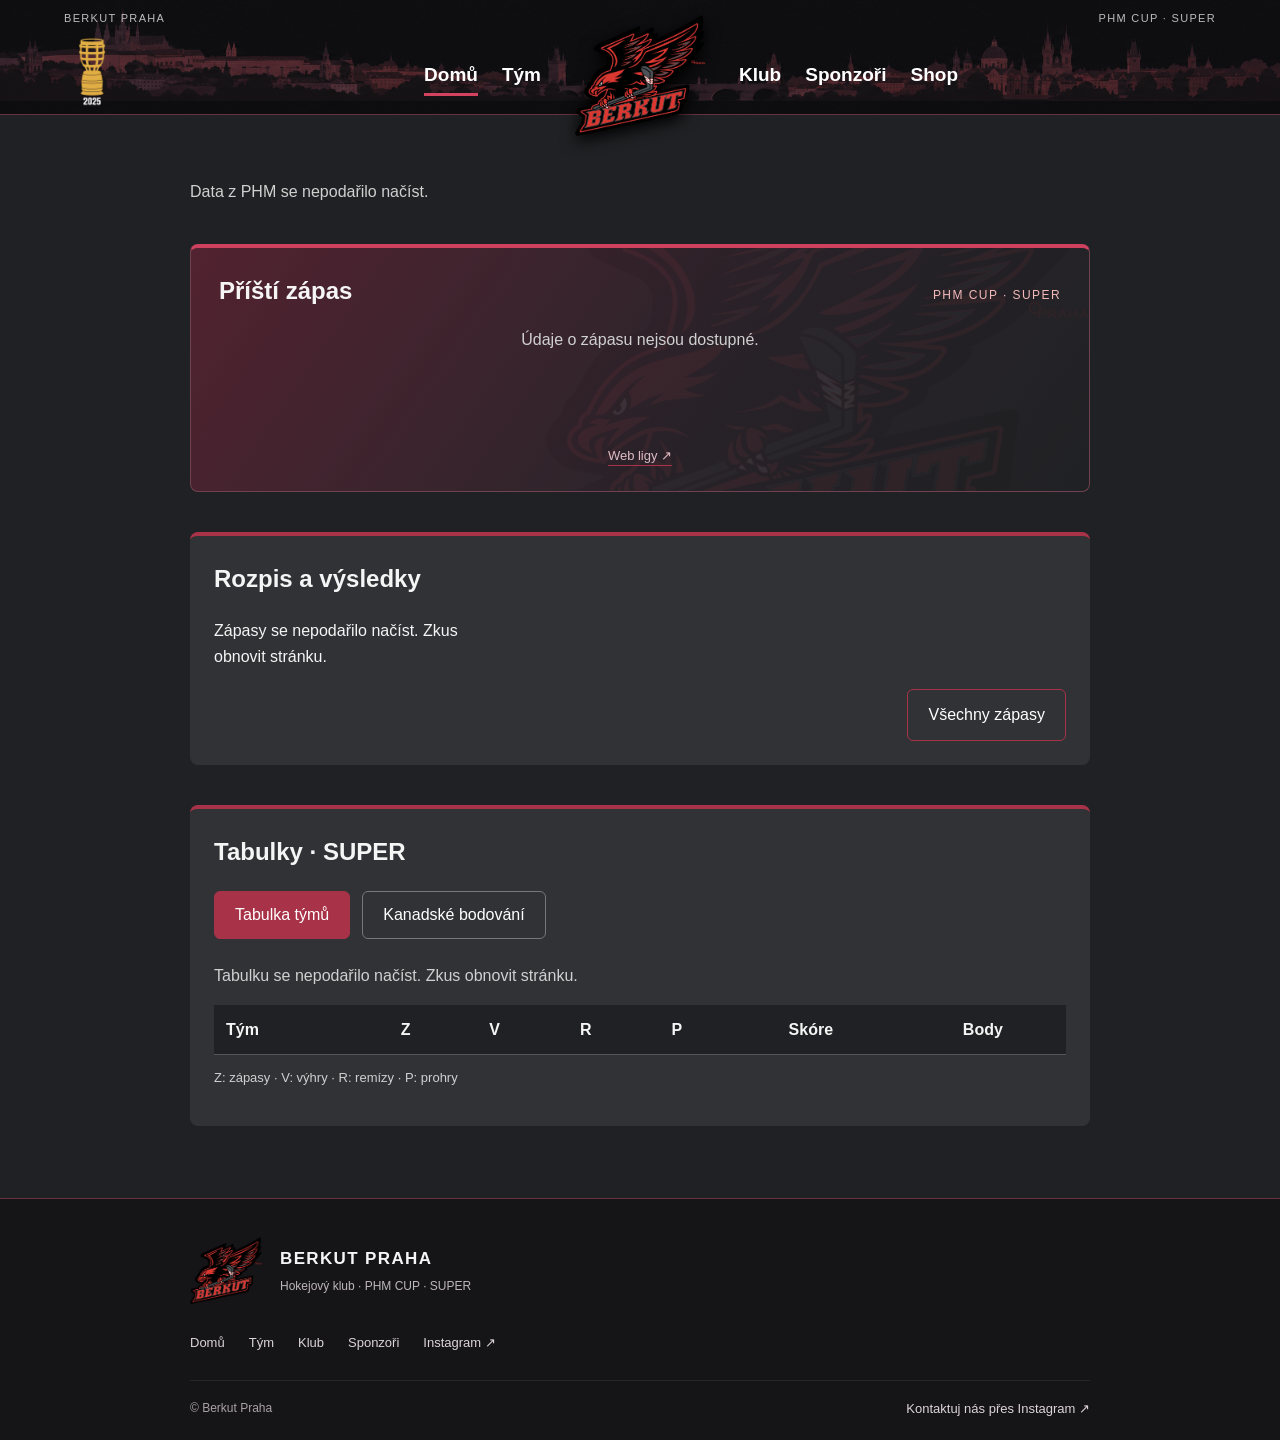
<file: index.html>
<!DOCTYPE html>
<html lang="cs">
<head>
  <meta charset="UTF-8">
  <meta name="viewport" content="width=device-width, initial-scale=1.0">
  <title>Berkut Praha</title>
  <link rel="stylesheet" href="style.css">
</head>
<body>

<div id="page-loader" class="page-loader" aria-hidden="true" hidden>
  <div class="loader-emblem">
    <span class="loader-ring loader-ring-outer"></span>
    <span class="loader-ring loader-ring-inner"></span>

    <img
      src="Berkut_logo_black.png"
      alt=""
      width="120"
      height="120"
    >
  </div>
</div>

<script src="loader.js"></script>

<header class="club-header">
  <div class="club-header-top">
    <div class="club-brand">
  <span>BERKUT PRAHA</span>

  <div class="club-achievements">
    <img
      src="Cup_2025.png"
      alt="Vítěz PHM Cupu 2025"
      title="Vítěz PHM Cupu 2025"
      width="56"
      height="84"
    >
  </div>
</div>
    <span>PHM CUP · SUPER</span>
  </div>

  <nav class="club-navigation" aria-label="Hlavní navigace">
    <div class="club-menu club-menu-left">
      <a href="index.html" aria-current="page">Domů</a>
      <a href="tym.html">Tým</a>
    </div>

    <a
      href="index.html"
      class="club-logo-link"
      aria-label="Berkut Praha, úvodní stránka">
      <img
        src="Berkut_logo_black.png"
        alt=""
        width="130"
        height="130"
      >
    </a>

    <div class="club-menu club-menu-right">
      <a href="klub.html">Klub</a>
      <a href="sponzori.html">Sponzoři</a>
      <a href="shop.html">Shop</a>
    </div>
  </nav>
</header>

  <main>

    <p id="data-status">Načítání dat z PHM…</p>

<section class="next-game-hero" aria-labelledby="next-game-title">
  <div class="hero-topline">
    <h2 id="next-game-title">Příští zápas</h2>
    <span class="hero-league">PHM CUP · SUPER</span>
  </div>
  <h3 id="next-opponent" class="visually-hidden">Načítání soupeře…</h3>

  <div class="hero-matchup" id="hero-matchup" hidden>
    <div class="hero-team">
      <span class="hero-side">Domácí</span>
      <div class="hero-logo-frame">
        <img id="hero-home-logo" alt="" hidden>
        <span id="hero-home-fallback" class="hero-monogram" aria-hidden="true"></span>
      </div>
      <h3 id="hero-home-name"></h3>
    </div>
    <span class="hero-vs" aria-hidden="true">VS</span>
    <div class="hero-team">
      <span class="hero-side">Hosté</span>
      <div class="hero-logo-frame">
        <img id="hero-away-logo" alt="" hidden>
        <span id="hero-away-fallback" class="hero-monogram" aria-hidden="true"></span>
      </div>
      <h3 id="hero-away-name"></h3>
    </div>
  </div>
  <p id="hero-message" role="status">Načítání zápasu…</p>

  <div class="hero-game-details">
    <div class="hero-kickoff"><time id="next-date">Načítání…</time><span id="next-time"></span></div>
    <p id="next-venue">Načítání stadionu…</p>
  </div>

  <p id="countdown" class="visually-hidden" role="timer">Načítání odpočtu…</p>
  <div id="hero-countdown" class="hero-countdown" aria-hidden="true" hidden>
    <div><strong id="hero-days">00</strong><span>Dny</span></div>
    <div><strong id="hero-hours">00</strong><span>Hodiny</span></div>
    <div><strong id="hero-minutes">00</strong><span>Minuty</span></div>
    <div><strong id="hero-seconds">00</strong><span>Sekundy</span></div>
  </div>

  <div class="hero-actions">
    <a id="arena-map" class="hero-action" target="_blank" rel="noopener noreferrer" hidden>Zobrazit na mapě ↗</a>
    <button id="hero-calendar" class="hero-action hero-action-primary" type="button" hidden>Přidat do kalendáře</button>
  </div>
  <a class="hero-league-link" href="https://www.phmcup.cz/rozpis-vysledky/" target="_blank" rel="noopener noreferrer">Web ligy ↗</a>
</section>

<section aria-labelledby="schedule-heading">
  <h2 id="schedule-heading">Rozpis a výsledky</h2>

  <div id="match-highlights" class="match-highlights" aria-live="polite">
    <p>Načítání zápasů…</p>
  </div>

  <button id="toggle-games" class="calendar-toggle" type="button"
          aria-expanded="false" aria-controls="full-schedule">
    Všechny zápasy
  </button>

  <div id="full-schedule" hidden>
    <h3>Celý rozpis sezóny</h3>
    <div class="schedule-tabs">
      <button id="show-future" type="button" aria-pressed="true">Budoucí</button>
      <button id="show-past" type="button" aria-pressed="false">Minulé</button>
    </div>
    <div id="game-list" aria-live="polite">Načítání zápasů…</div>
  </div>
</section>

<section>
  <h2>Tabulky · SUPER</h2>

  <div class="schedule-tabs">
    <button id="show-teams" type="button" aria-pressed="true">
      Tabulka týmů
    </button>

    <button id="show-players" type="button" aria-pressed="false">
      Kanadské bodování
    </button>
  </div>

  <div id="teams-panel">
    <p id="standings-status">Načítání tabulky…</p>

    <div class="table-scroll">
      <table class="league-table">
        <thead>
          <tr>
            <th scope="col">Tým</th>
            <th scope="col">Z</th>
            <th scope="col">V</th>
            <th scope="col">R</th>
            <th scope="col">P</th>
            <th scope="col">Skóre</th>
            <th scope="col">Body</th>
          </tr>
        </thead>
        <tbody id="standings-body"></tbody>
      </table>
    </div>

    <p class="table-legend">
      Z: zápasy · V: výhry · R: remízy · P: prohry
    </p>
  </div>

  <div id="players-panel" hidden>
    <label for="players-filter">Zobrazit hráče:</label>

    <select id="players-filter">
      <option value="league">Celá liga</option>
      <option value="berkut">Pouze Berkut</option>
    </select>

    <p id="players-status">Načítání hráčů…</p>

    <div class="table-scroll">
      <table class="league-table">
        <thead>
          <tr>
            <th scope="col">Hráč</th>
            <th scope="col">Tým</th>
            <th scope="col" id="player-position-heading" hidden>Pozice</th>
            <th scope="col">Z</th>
            <th scope="col">G</th>
            <th scope="col">A</th>
            <th scope="col">Body</th>
          </tr>
        </thead>
        <tbody id="players-body"></tbody>
      </table>
    </div>

    <p class="table-legend">
      Z: zápasy · G: góly · A: asistence
    </p>

    <button id="more-players" type="button" hidden>
      Zobrazit všechny hráče
    </button>
  </div>
</section>

  </main>

  <footer class="club-footer">
  <div class="footer-inner">
    <div class="footer-brand">
      <img
        src="Berkut_logo_black.png"
        alt=""
        width="72"
        height="72"
      >
      <div>
        <strong>BERKUT PRAHA</strong>
        <p>Hokejový klub · PHM CUP · SUPER</p>
      </div>
    </div>

    <nav class="footer-links" aria-label="Navigace v zápatí">
      <a href="index.html">Domů</a>
<a href="tym.html">Tým</a>
<a href="klub.html">Klub</a>
<a href="sponzori.html">Sponzoři</a>

      <a
        href="https://www.instagram.com/berkutpraha/"
        target="_blank"
        rel="noopener noreferrer"
      >Instagram ↗</a>
    </nav>

    <div class="footer-bottom">
      <span>© Berkut Praha</span>
      <a
        href="https://www.instagram.com/berkutpraha/"
        target="_blank"
        rel="noopener noreferrer"
      >Kontaktuj nás přes Instagram ↗</a>
    </div>
  </div>
</footer>

  <script src="script.js"></script>
  <script src="next-game.js"></script>
</body>
</html>
</file>
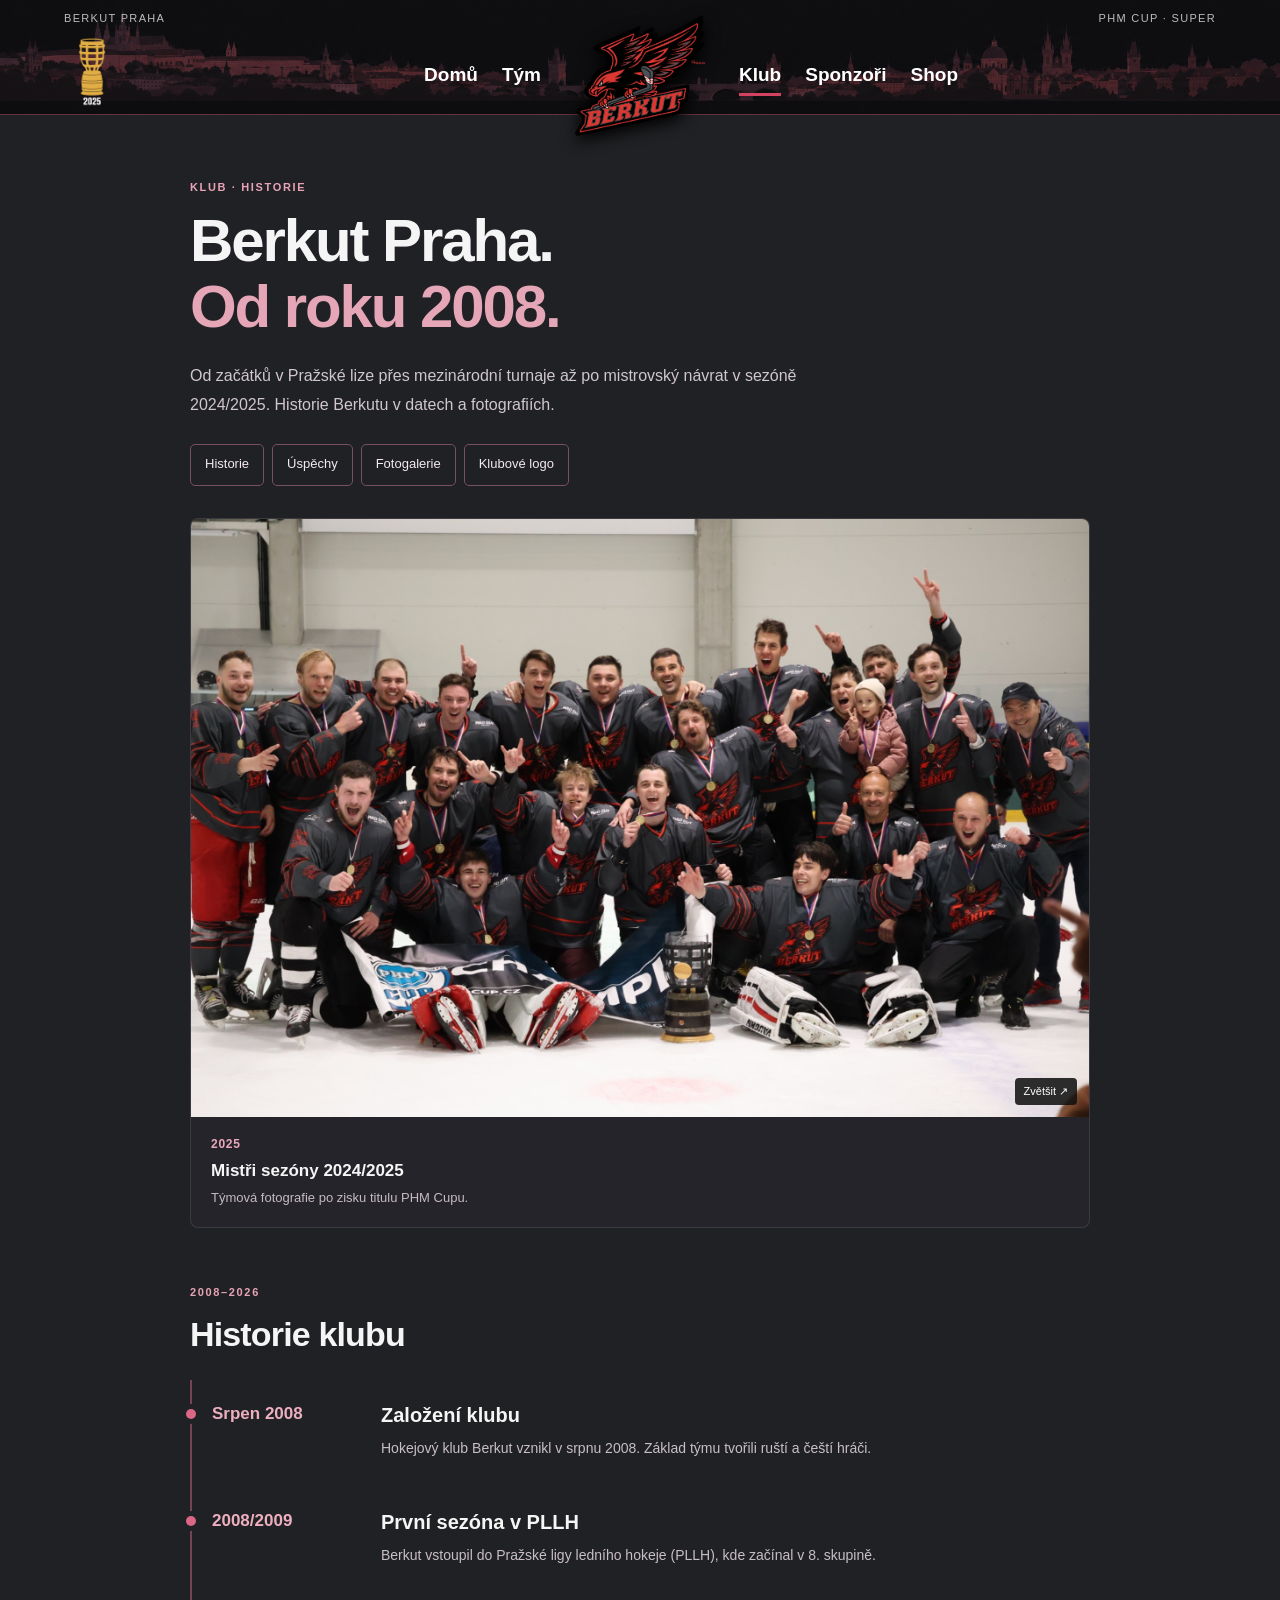
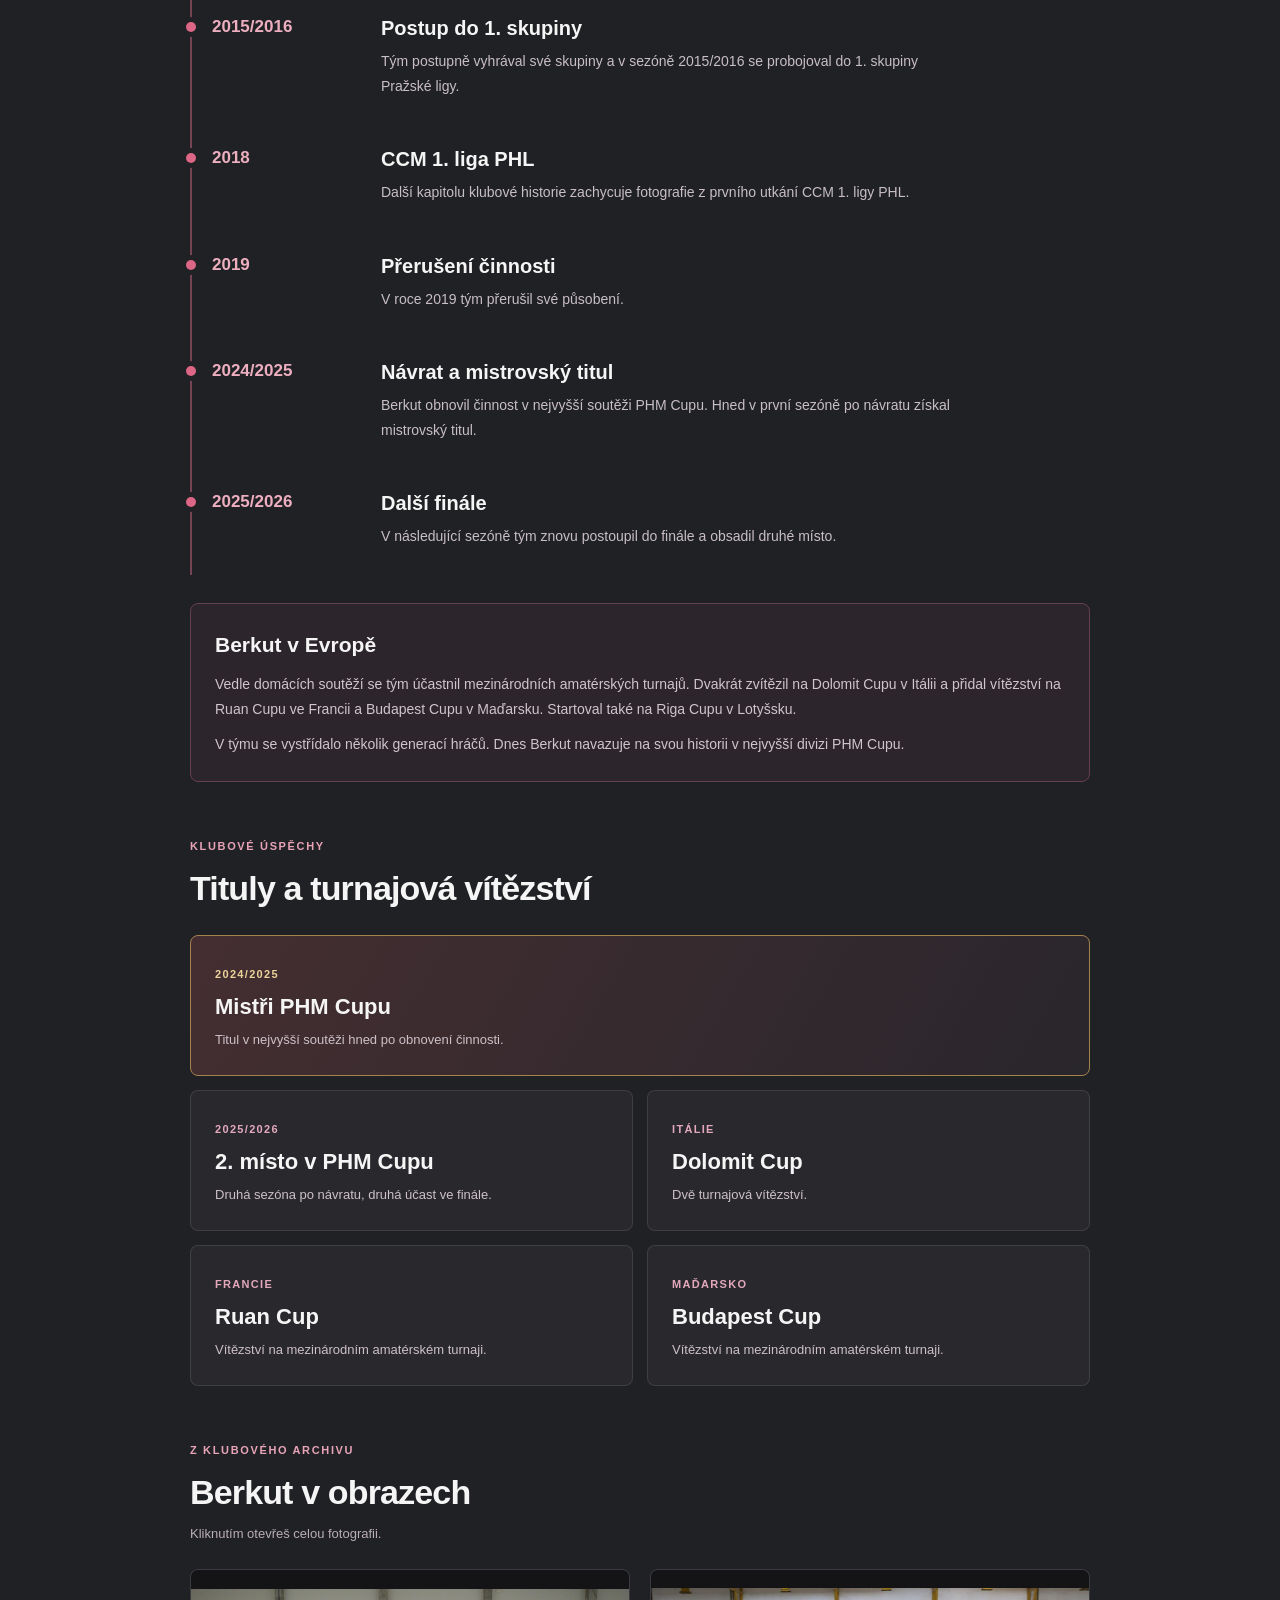
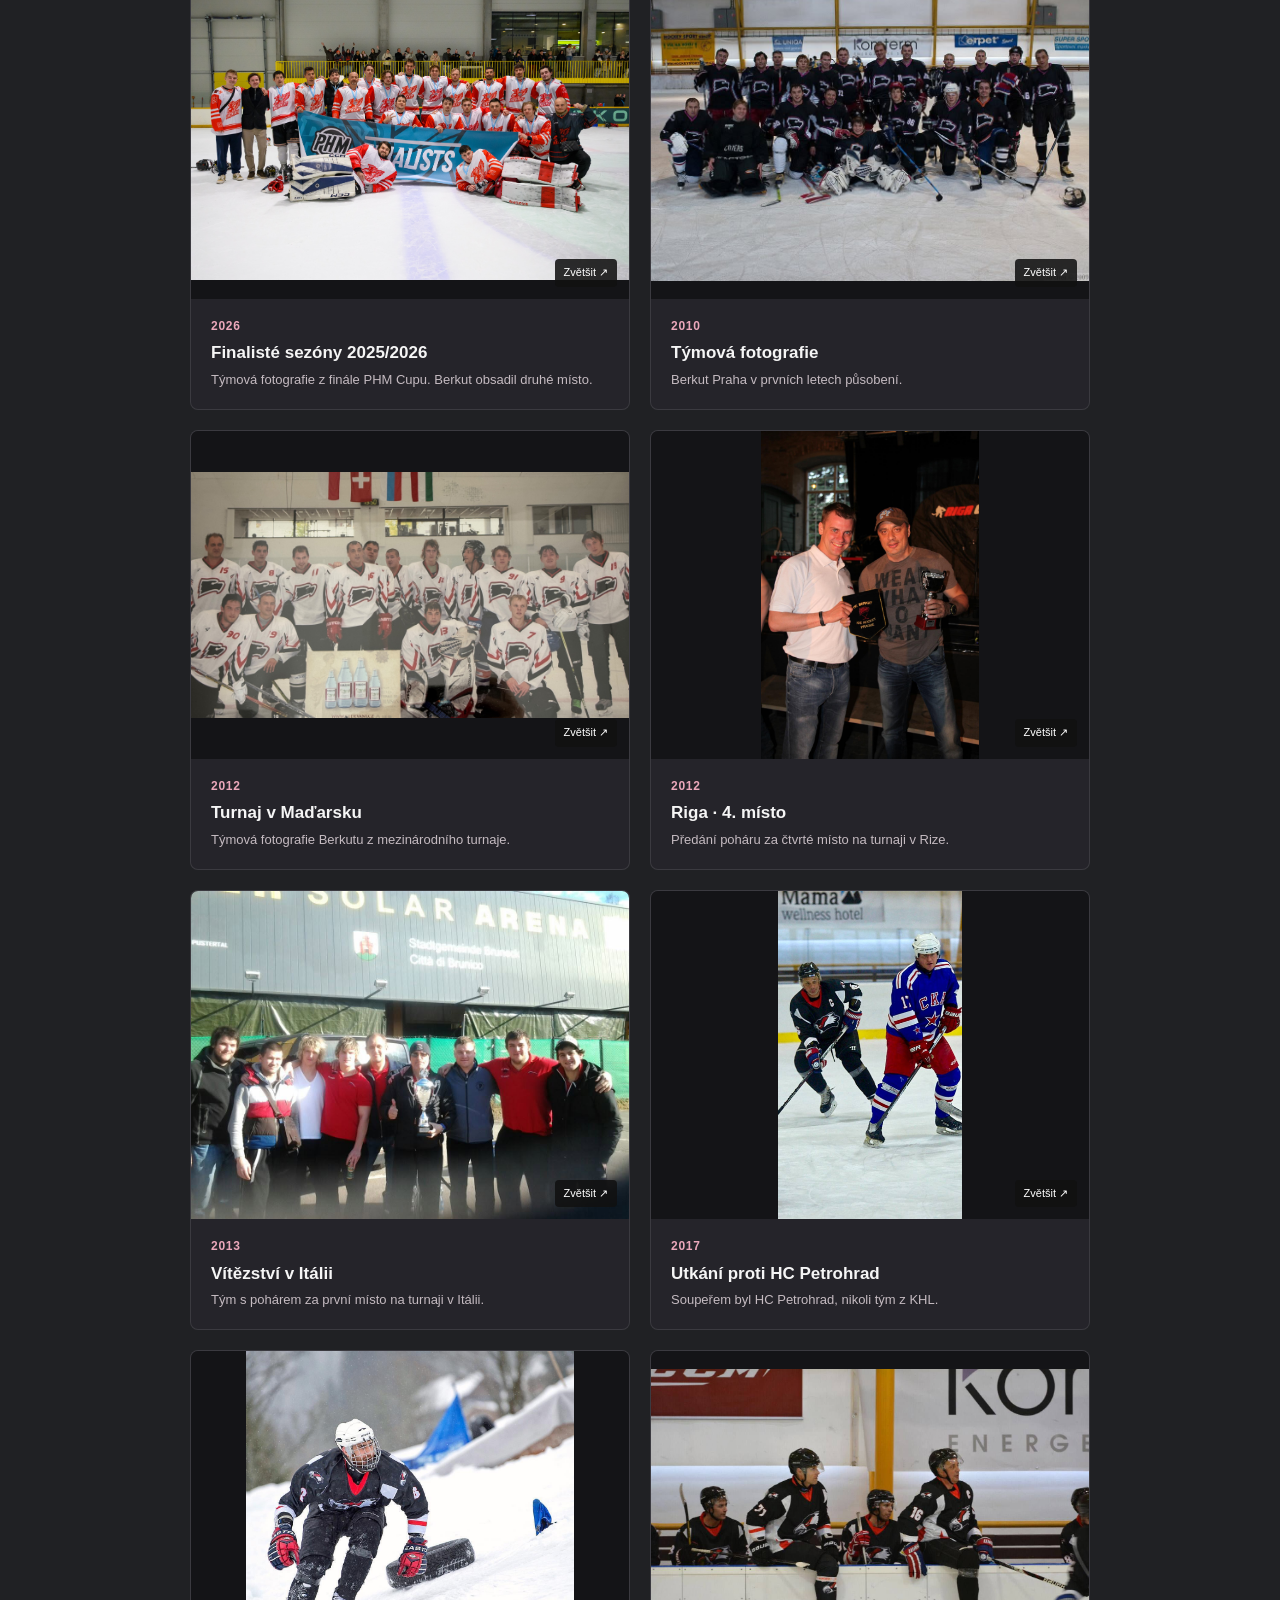
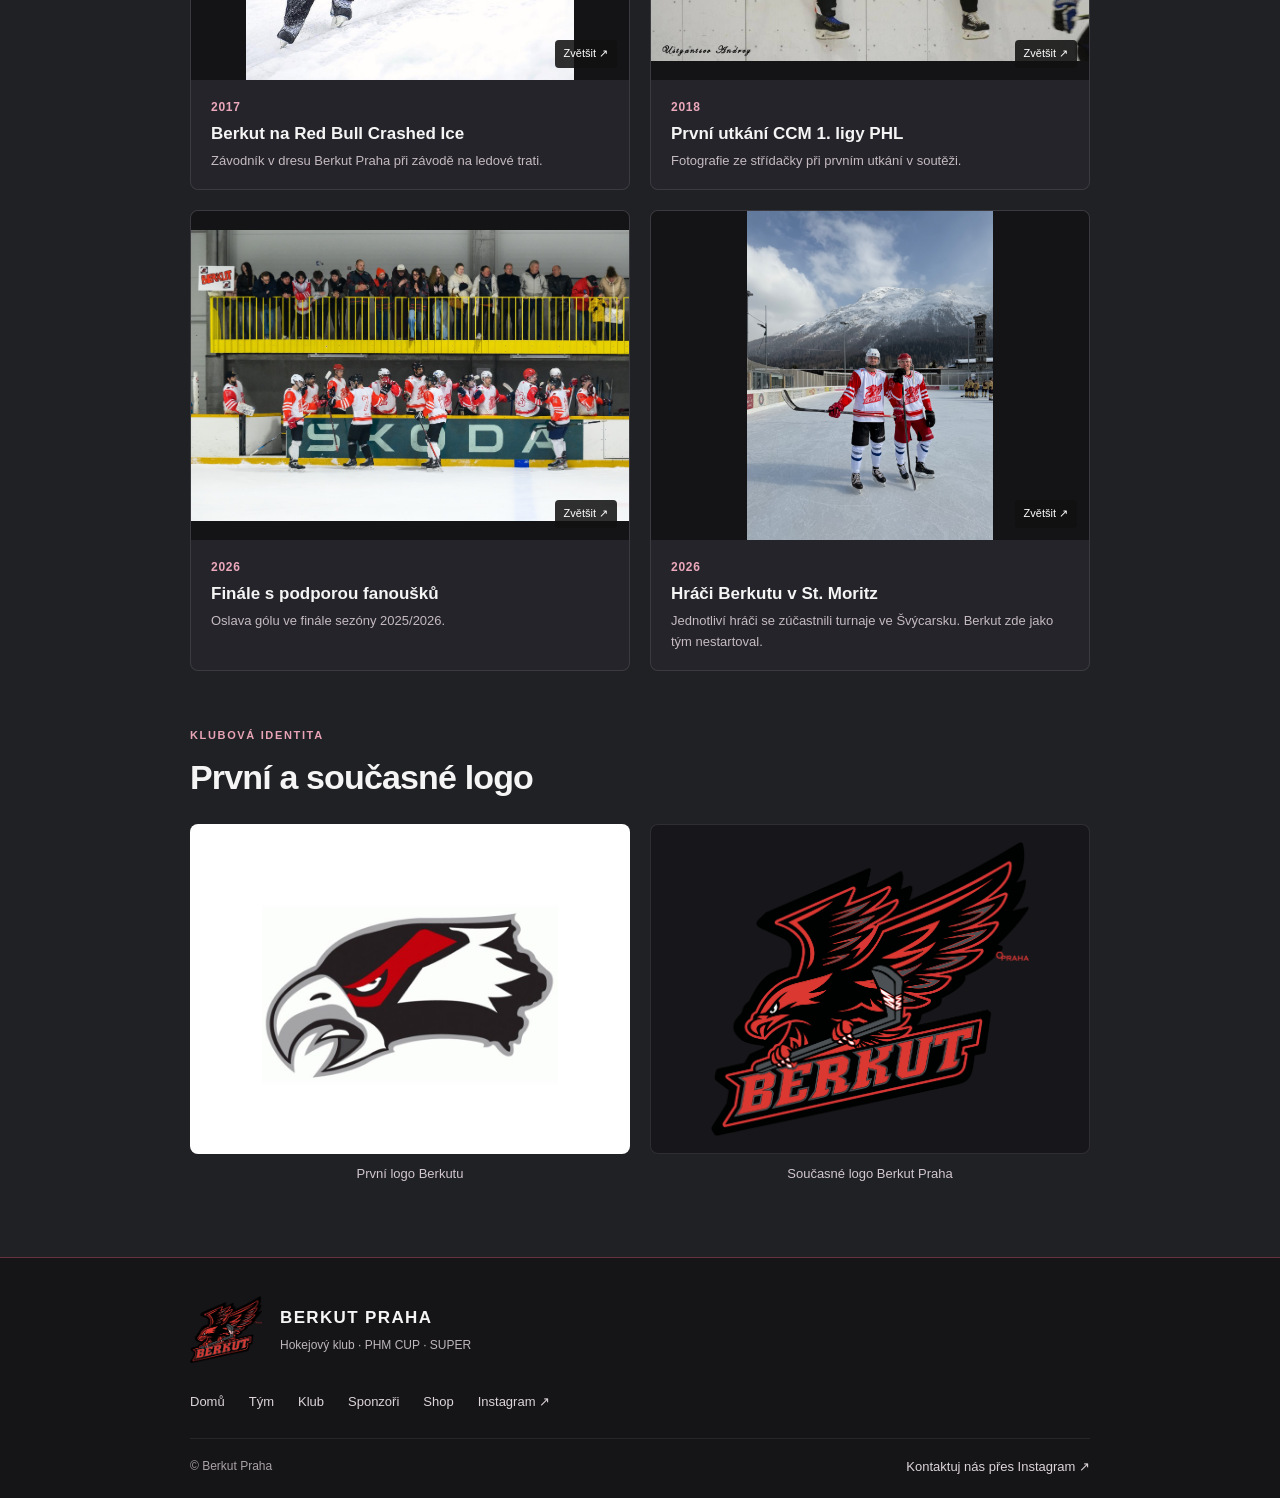
<file: klub.html>
<!DOCTYPE html>
<html lang="cs">
<head>
  <meta charset="UTF-8">
  <meta name="viewport" content="width=device-width, initial-scale=1.0">
  <title>Klub | Berkut Praha</title>
  <link rel="stylesheet" href="style.css">
  <link rel="stylesheet" href="klub-history.css?v=1">
  <meta name="description" content="Historie Berkut Praha od roku 2008. Klubové úspěchy, návrat v sezóně 2024/2025 a fotografie z domácích i mezinárodních turnajů.">
</head>
<body>

<div id="page-loader" class="page-loader" aria-hidden="true" hidden>
  <div class="loader-emblem">
    <span class="loader-ring loader-ring-outer"></span>
    <span class="loader-ring loader-ring-inner"></span>

    <img
      src="Berkut_logo_black.png"
      alt=""
      width="120"
      height="120"
    >
  </div>
</div>

<script src="loader.js"></script>

<header class="club-header">
  <div class="club-header-top">
    <div class="club-brand">
  <span>BERKUT PRAHA</span>

  <div class="club-achievements">
    <img
      src="Cup_2025.png"
      alt="Vítěz PHM Cupu 2025"
      title="Vítěz PHM Cupu 2025"
      width="56"
      height="84"
    >
  </div>
</div>
    <span>PHM CUP · SUPER</span>
  </div>

  <nav class="club-navigation" aria-label="Hlavní navigace">
    <div class="club-menu club-menu-left">
      <a href="index.html">Domů</a>
      <a href="tym.html">Tým</a>
    </div>

    <a
      href="index.html"
      class="club-logo-link"
      aria-label="Berkut Praha, úvodní stránka">
      <img
        src="Berkut_logo_black.png"
        alt=""
        width="130"
        height="130"
      >
    </a>

    <div class="club-menu club-menu-right">
      <a href="klub.html" aria-current="page">Klub</a>
      <a href="sponzori.html">Sponzoři</a>
      <a href="shop.html">Shop</a>
    </div>
  </nav>
</header>

  <main class="club-history-page">
  <div class="history-intro">
    <p class="history-eyebrow">KLUB · HISTORIE</p>
    <h1>Berkut Praha.<br><span>Od roku 2008.</span></h1>
    <p class="history-lead">Od začátků v Pražské lize přes mezinárodní turnaje až po mistrovský návrat v sezóně 2024/2025. Historie Berkutu v datech a fotografiích.</p>
    <nav class="history-jump-links" aria-label="Obsah stránky Klub">
      <a href="#historie">Historie</a><a href="#uspechy">Úspěchy</a><a href="#fotogalerie">Fotogalerie</a><a href="#identita">Klubové logo</a>
    </nav>
  </div>
  <figure class="history-cover">
  <a class="history-photo-link" href="assets/club-history/IMG_4714.JPG" data-history-photo aria-label="Zvětšit: Mistři sezóny 2024/2025" data-caption="2025 · Mistři sezóny 2024/2025. Týmová fotografie po zisku titulu PHM Cupu.">
    <img src="assets/club-history/IMG_4714.JPG" alt="Mistři sezóny 2024/2025. Týmová fotografie po zisku titulu PHM Cupu." width="2048" height="1365" loading="eager" decoding="async">
    <span class="history-enlarge" aria-hidden="true">Zvětšit ↗</span>
  </a>
  <figcaption><span class="history-photo-year">2025</span><strong>Mistři sezóny 2024/2025</strong><p>Týmová fotografie po zisku titulu PHM Cupu.</p></figcaption>
</figure>
  <section id="historie" class="history-section" aria-labelledby="history-heading">
    <p class="history-eyebrow">2008–2026</p>
    <h2 id="history-heading">Historie klubu</h2>
    <ol class="history-timeline"><li><span class="history-year">Srpen 2008</span><div><h3>Založení klubu</h3><p>Hokejový klub Berkut vznikl v srpnu 2008. Základ týmu tvořili ruští a čeští hráči.</p></div></li>
<li><span class="history-year">2008/2009</span><div><h3>První sezóna v PLLH</h3><p>Berkut vstoupil do Pražské ligy ledního hokeje (PLLH), kde začínal v 8. skupině.</p></div></li>
<li><span class="history-year">2015/2016</span><div><h3>Postup do 1. skupiny</h3><p>Tým postupně vyhrával své skupiny a v sezóně 2015/2016 se probojoval do 1. skupiny Pražské ligy.</p></div></li>
<li><span class="history-year">2018</span><div><h3>CCM 1. liga PHL</h3><p>Další kapitolu klubové historie zachycuje fotografie z prvního utkání CCM 1. ligy PHL.</p></div></li>
<li><span class="history-year">2019</span><div><h3>Přerušení činnosti</h3><p>V roce 2019 tým přerušil své působení.</p></div></li>
<li><span class="history-year">2024/2025</span><div><h3>Návrat a mistrovský titul</h3><p>Berkut obnovil činnost v nejvyšší soutěži PHM Cupu. Hned v první sezóně po návratu získal mistrovský titul.</p></div></li>
<li><span class="history-year">2025/2026</span><div><h3>Další finále</h3><p>V následující sezóně tým znovu postoupil do finále a obsadil druhé místo.</p></div></li></ol>
    <div class="history-international"><h3>Berkut v Evropě</h3><p>Vedle domácích soutěží se tým účastnil mezinárodních amatérských turnajů. Dvakrát zvítězil na Dolomit Cupu v Itálii a přidal vítězství na Ruan Cupu ve Francii a Budapest Cupu v Maďarsku. Startoval také na Riga Cupu v Lotyšsku.</p><p>V týmu se vystřídalo několik generací hráčů. Dnes Berkut navazuje na svou historii v nejvyšší divizi PHM Cupu.</p></div>
  </section>
  <section id="uspechy" class="history-section" aria-labelledby="honours-heading">
    <p class="history-eyebrow">KLUBOVÉ ÚSPĚCHY</p><h2 id="honours-heading">Tituly a turnajová vítězství</h2>
    <div class="history-honours">
      <article class="history-honour history-honour-gold"><span class="history-honour-label">2024/2025</span><h3>Mistři PHM Cupu</h3><p>Titul v nejvyšší soutěži hned po obnovení činnosti.</p></article>
      <article class="history-honour"><span class="history-honour-label">2025/2026</span><h3>2. místo v PHM Cupu</h3><p>Druhá sezóna po návratu, druhá účast ve finále.</p></article>
      <article class="history-honour"><span class="history-honour-label">ITÁLIE</span><h3>Dolomit Cup</h3><p>Dvě turnajová vítězství.</p></article>
      <article class="history-honour"><span class="history-honour-label">FRANCIE</span><h3>Ruan Cup</h3><p>Vítězství na mezinárodním amatérském turnaji.</p></article>
      <article class="history-honour"><span class="history-honour-label">MAĎARSKO</span><h3>Budapest Cup</h3><p>Vítězství na mezinárodním amatérském turnaji.</p></article>
    </div>
  </section>
  <section id="fotogalerie" class="history-section" aria-labelledby="gallery-heading">
    <p class="history-eyebrow">Z KLUBOVÉHO ARCHIVU</p><h2 id="gallery-heading">Berkut v obrazech</h2>
    <p class="history-gallery-help">Kliknutím otevřeš celou fotografii.</p>
    <div class="history-gallery">
      <figure class="history-photo">
  <a
    class="history-photo-link"
    href="tym.JPG"
    data-history-photo
    aria-label="Zvětšit: Finalisté sezóny 2025/2026"
    data-caption="2026 · Finalisté sezóny 2025/2026. Týmová fotografie z finále PHM Cupu, ve kterém Berkut obsadil druhé místo."
  >
    <img
      src="tym.JPG"
      alt="Tým Berkut Praha ve finále sezóny 2025/2026, ve které obsadil druhé místo."
      loading="lazy"
      decoding="async"
    >
    <span class="history-enlarge" aria-hidden="true">
      Zvětšit ↗
    </span>
  </a>

  <figcaption>
    <span class="history-photo-year">2026</span>
    <strong>Finalisté sezóny 2025/2026</strong>
    <p>Týmová fotografie z finále PHM Cupu. Berkut obsadil druhé místo.</p>
  </figcaption>
</figure>
      <figure class="history-photo">
  <a class="history-photo-link" href="assets/club-history/IMG_01.jpg" data-history-photo aria-label="Zvětšit: Týmová fotografie" data-caption="2010 · Týmová fotografie. Berkut Praha v prvních letech působení.">
    <img src="assets/club-history/IMG_01.jpg" alt="Týmová fotografie. Berkut Praha v prvních letech působení." width="900" height="602" loading="lazy" decoding="async">
    <span class="history-enlarge" aria-hidden="true">Zvětšit ↗</span>
  </a>
  <figcaption><span class="history-photo-year">2010</span><strong>Týmová fotografie</strong><p>Berkut Praha v prvních letech působení.</p></figcaption>
</figure>
<figure class="history-photo">
  <a class="history-photo-link" href="assets/club-history/IMG_5120.jpg" data-history-photo aria-label="Zvětšit: Turnaj v Maďarsku" data-caption="2012 · Turnaj v Maďarsku. Týmová fotografie Berkutu z mezinárodního turnaje.">
    <img src="assets/club-history/IMG_5120.jpg" alt="Turnaj v Maďarsku. Týmová fotografie Berkutu z mezinárodního turnaje." width="2048" height="1152" loading="lazy" decoding="async">
    <span class="history-enlarge" aria-hidden="true">Zvětšit ↗</span>
  </a>
  <figcaption><span class="history-photo-year">2012</span><strong>Turnaj v Maďarsku</strong><p>Týmová fotografie Berkutu z mezinárodního turnaje.</p></figcaption>
</figure>
<figure class="history-photo">
  <a class="history-photo-link" href="assets/club-history/IMG_07.jpg" data-history-photo aria-label="Zvětšit: Riga · 4. místo" data-caption="2012 · Riga · 4. místo. Předání poháru za čtvrté místo na turnaji v Rize.">
    <img src="assets/club-history/IMG_07.jpg" alt="Riga · 4. místo. Předání poháru za čtvrté místo na turnaji v Rize." width="1365" height="2048" loading="lazy" decoding="async">
    <span class="history-enlarge" aria-hidden="true">Zvětšit ↗</span>
  </a>
  <figcaption><span class="history-photo-year">2012</span><strong>Riga · 4. místo</strong><p>Předání poháru za čtvrté místo na turnaji v Rize.</p></figcaption>
</figure>
<figure class="history-photo">
  <a class="history-photo-link" href="assets/club-history/IMG_06.jpg" data-history-photo aria-label="Zvětšit: Vítězství v Itálii" data-caption="2013 · Vítězství v Itálii. Tým s pohárem za první místo na turnaji v Itálii.">
    <img src="assets/club-history/IMG_06.jpg" alt="Vítězství v Itálii. Tým s pohárem za první místo na turnaji v Itálii." width="1024" height="768" loading="lazy" decoding="async">
    <span class="history-enlarge" aria-hidden="true">Zvětšit ↗</span>
  </a>
  <figcaption><span class="history-photo-year">2013</span><strong>Vítězství v Itálii</strong><p>Tým s pohárem za první místo na turnaji v Itálii.</p></figcaption>
</figure>
<figure class="history-photo">
  <a class="history-photo-link" href="assets/club-history/IMG_04.jpeg" data-history-photo aria-label="Zvětšit: Utkání proti HC Petrohrad" data-caption="2017 · Utkání proti HC Petrohrad. Soupeřem byl HC Petrohrad, nikoli tým z KHL.">
    <img src="assets/club-history/IMG_04.jpeg" alt="Utkání proti HC Petrohrad. Soupeřem byl HC Petrohrad, nikoli tým z KHL." width="719" height="1280" loading="lazy" decoding="async">
    <span class="history-enlarge" aria-hidden="true">Zvětšit ↗</span>
  </a>
  <figcaption><span class="history-photo-year">2017</span><strong>Utkání proti HC Petrohrad</strong><p>Soupeřem byl HC Petrohrad, nikoli tým z KHL.</p></figcaption>
</figure>
<figure class="history-photo">
  <a class="history-photo-link" href="assets/club-history/IMG_05.jpg" data-history-photo aria-label="Zvětšit: Berkut na Red Bull Crashed Ice" data-caption="2017 · Berkut na Red Bull Crashed Ice. Závodník v dresu Berkut Praha při závodě na ledové trati.">
    <img src="assets/club-history/IMG_05.jpg" alt="Berkut na Red Bull Crashed Ice. Závodník v dresu Berkut Praha při závodě na ledové trati." width="1080" height="1080" loading="lazy" decoding="async">
    <span class="history-enlarge" aria-hidden="true">Zvětšit ↗</span>
  </a>
  <figcaption><span class="history-photo-year">2017</span><strong>Berkut na Red Bull Crashed Ice</strong><p>Závodník v dresu Berkut Praha při závodě na ledové trati.</p></figcaption>
</figure>
<figure class="history-photo">
  <a class="history-photo-link" href="assets/club-history/IMG_03.jpeg" data-history-photo aria-label="Zvětšit: První utkání CCM 1. ligy PHL" data-caption="2018 · První utkání CCM 1. ligy PHL. Fotografie ze střídačky při prvním utkání v soutěži.">
    <img src="assets/club-history/IMG_03.jpeg" alt="První utkání CCM 1. ligy PHL. Fotografie ze střídačky při prvním utkání v soutěži." width="1280" height="853" loading="lazy" decoding="async">
    <span class="history-enlarge" aria-hidden="true">Zvětšit ↗</span>
  </a>
  <figcaption><span class="history-photo-year">2018</span><strong>První utkání CCM 1. ligy PHL</strong><p>Fotografie ze střídačky při prvním utkání v soutěži.</p></figcaption>
</figure>
<figure class="history-photo">
  <a class="history-photo-link" href="assets/club-history/IMG_8594.JPG" data-history-photo aria-label="Zvětšit: Finále s podporou fanoušků" data-caption="2026 · Finále s podporou fanoušků. Oslava gólu ve finále sezóny 2025/2026.">
    <img src="assets/club-history/IMG_8594.JPG" alt="Finále s podporou fanoušků. Oslava gólu ve finále sezóny 2025/2026." width="2047" height="1362" loading="lazy" decoding="async">
    <span class="history-enlarge" aria-hidden="true">Zvětšit ↗</span>
  </a>
  <figcaption><span class="history-photo-year">2026</span><strong>Finále s podporou fanoušků</strong><p>Oslava gólu ve finále sezóny 2025/2026.</p></figcaption>
</figure>
<figure class="history-photo">
  <a class="history-photo-link" href="assets/club-history/IMG_4998.jpg" data-history-photo aria-label="Zvětšit: Hráči Berkutu v St. Moritz" data-caption="2026 · Hráči Berkutu v St. Moritz. Jednotliví hráči se zúčastnili turnaje ve Švýcarsku. Berkut zde jako tým nestartoval.">
    <img src="assets/club-history/IMG_4998.jpg" alt="Hráči Berkutu v St. Moritz. Jednotliví hráči se zúčastnili turnaje ve Švýcarsku. Berkut zde jako tým nestartoval." width="1536" height="2048" loading="lazy" decoding="async">
    <span class="history-enlarge" aria-hidden="true">Zvětšit ↗</span>
  </a>
  <figcaption><span class="history-photo-year">2026</span><strong>Hráči Berkutu v St. Moritz</strong><p>Jednotliví hráči se zúčastnili turnaje ve Švýcarsku. Berkut zde jako tým nestartoval.</p></figcaption>
</figure></div>
  </section>
  <section id="identita" class="history-section" aria-labelledby="identity-heading">
    <p class="history-eyebrow">KLUBOVÁ IDENTITA</p><h2 id="identity-heading">První a současné logo</h2>
    <div class="history-logos">
      <figure><div class="history-logo-frame history-logo-original"><img src="assets/club-history/IMG_02.jpg" alt="První logo týmu Berkut" width="640" height="640" loading="lazy"></div><figcaption>První logo Berkutu</figcaption></figure>
      <figure><div class="history-logo-frame"><img src="Berkut_logo_black.png" alt="Současné logo Berkut Praha" width="240" height="240" loading="lazy"></div><figcaption>Současné logo Berkut Praha</figcaption></figure>
    </div>
  </section>
</main>
<dialog id="history-lightbox" class="history-lightbox" aria-label="Fotografie z historie klubu" aria-describedby="history-lightbox-caption">
  <div class="history-lightbox-inner">
    <button type="button" class="history-lightbox-close" aria-label="Zavřít fotografii" autofocus>×</button>
    <img id="history-lightbox-image" alt="">
    <div class="history-lightbox-footer"><button type="button" id="history-prev" aria-label="Předchozí fotografie">←</button><p id="history-lightbox-caption"></p><button type="button" id="history-next" aria-label="Následující fotografie">→</button></div>
    <p id="history-photo-counter" class="history-photo-counter" aria-live="polite"></p>
  </div>
</dialog>

  <footer class="club-footer">
  <div class="footer-inner">
    <div class="footer-brand">
      <img
        src="Berkut_logo_black.png"
        alt=""
        width="72"
        height="72"
      >
      <div>
        <strong>BERKUT PRAHA</strong>
        <p>Hokejový klub · PHM CUP · SUPER</p>
      </div>
    </div>

    <nav class="footer-links" aria-label="Navigace v zápatí">
      <a href="index.html">Domů</a>
<a href="tym.html">Tým</a>
<a href="klub.html">Klub</a>
<a href="sponzori.html">Sponzoři</a>
      <a href="shop.html">Shop</a>
      <a
        href="https://www.instagram.com/berkutpraha/"
        target="_blank"
        rel="noopener noreferrer"
      >Instagram ↗</a>
    </nav>

    <div class="footer-bottom">
      <span>© Berkut Praha</span>
      <a
        href="https://www.instagram.com/berkutpraha/"
        target="_blank"
        rel="noopener noreferrer"
      >Kontaktuj nás přes Instagram ↗</a>
    </div>
  </div>
</footer>

<script src="klub-history.js?v=1" defer></script>
</body>
</html>
</file>
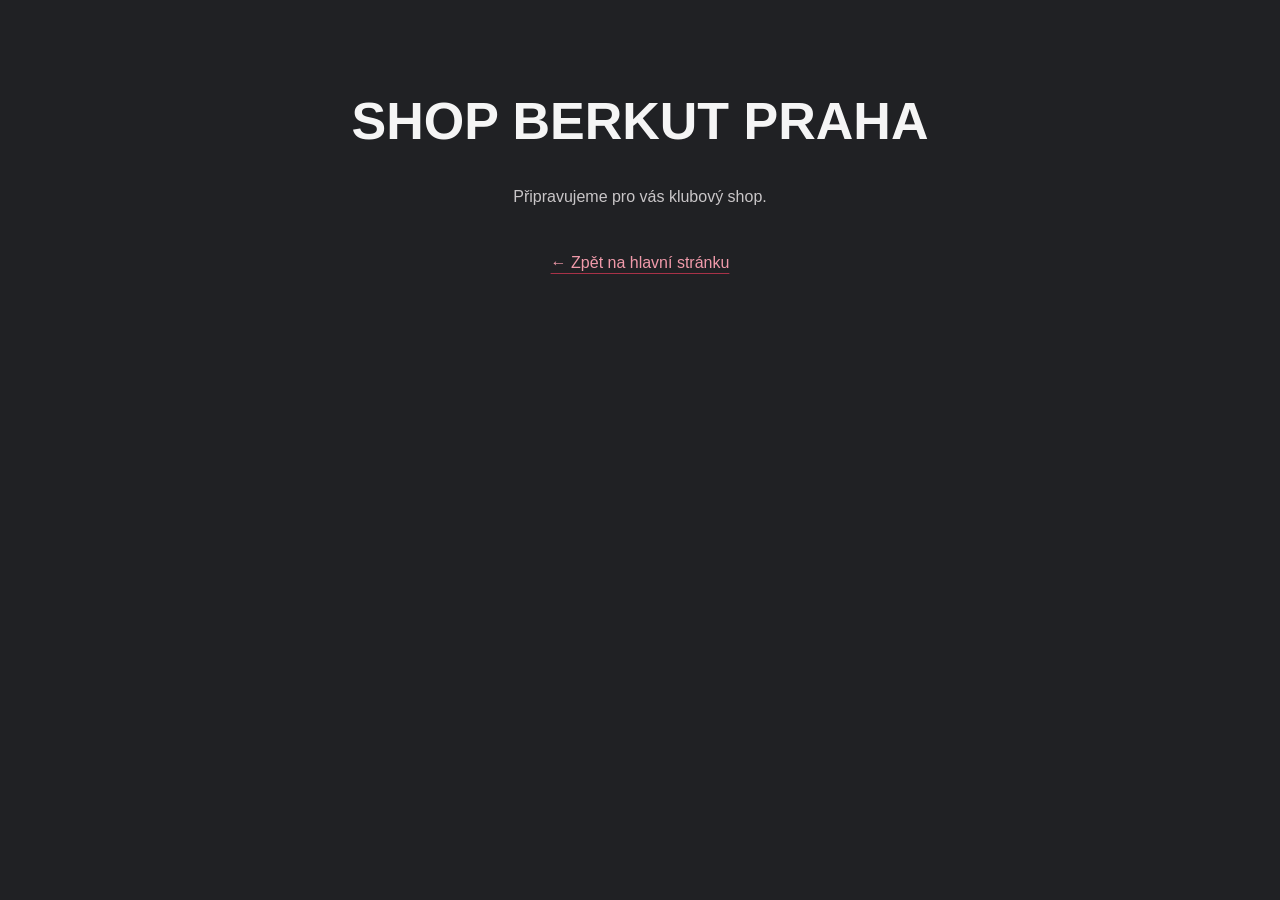
<file: shop.html>
<!DOCTYPE html>
<html lang="cs">
<head>
  <meta charset="UTF-8">
  <meta name="viewport" content="width=device-width, initial-scale=1.0">
  <title>Shop | Berkut Praha</title>
  <link rel="stylesheet" href="style.css">
  <style>
    .shop-placeholder {
      max-width: 700px;
      margin: 0 auto;
      padding: 80px 24px;
      text-align: center;
    }

    .shop-placeholder h1 {
      font-size: clamp(32px, 6vw, 52px);
      margin-bottom: 20px;
    }

    .shop-placeholder p {
      color: #c9c6c8;
      line-height: 1.7;
    }

    .shop-placeholder a {
      display: inline-block;
      margin-top: 24px;
      color: #f09aaa;
    }
  </style>
</head>
<body>
  <main class="shop-placeholder">
    <h1>Shop Berkut Praha</h1>
    <p>Připravujeme pro vás klubový shop.</p>
    <a href="index.html">← Zpět na hlavní stránku</a>
  </main>
</body>
</html>
</file>
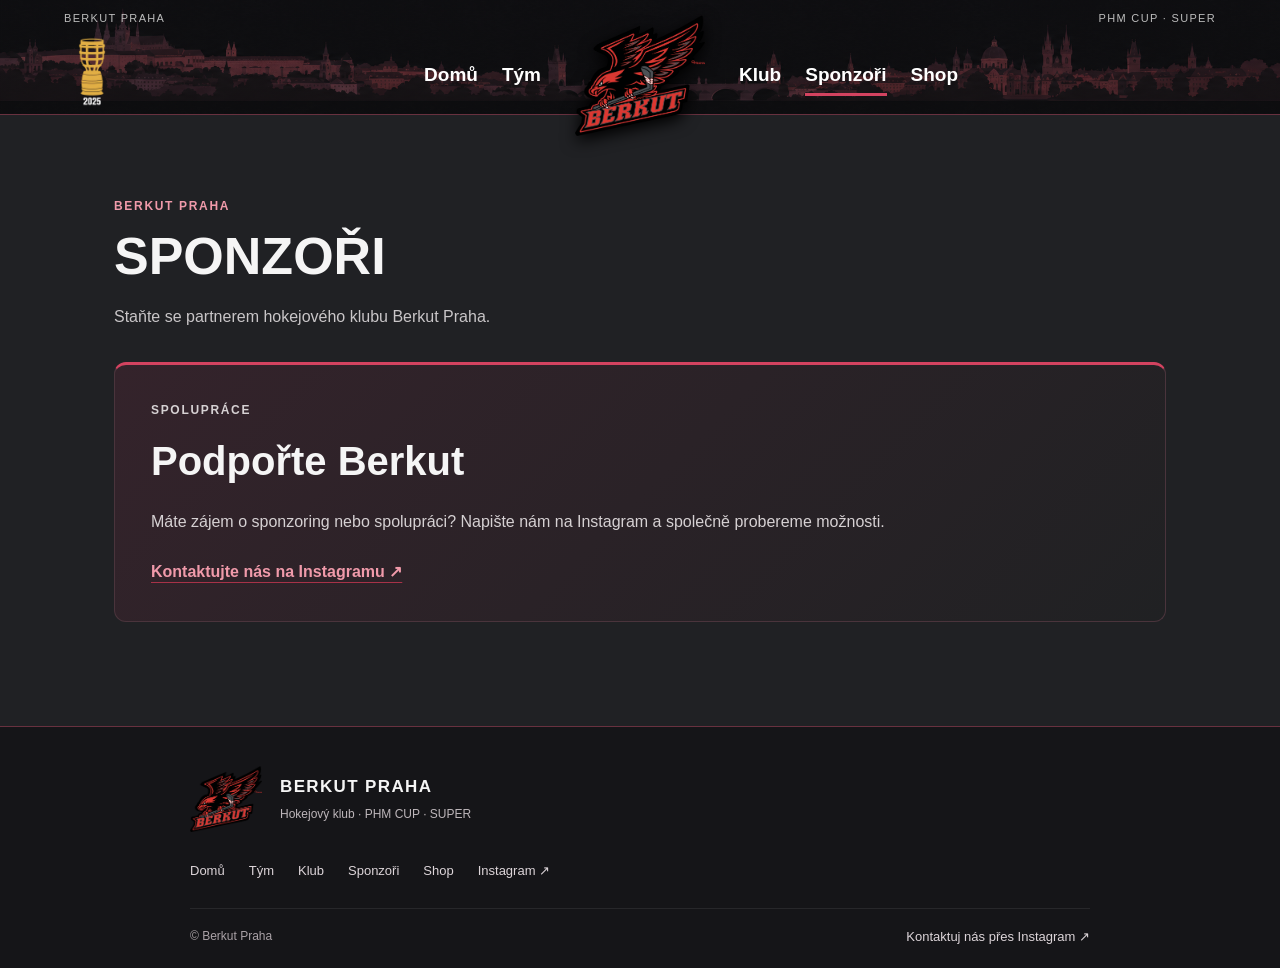
<file: sponzori.html>
<!DOCTYPE html>
<html lang="cs">
<head>
  <meta charset="UTF-8">
  <meta name="viewport" content="width=device-width, initial-scale=1.0">
  <title>Sponzoři | Berkut Praha</title>
  <link rel="stylesheet" href="style.css">

  <meta
  name="description"
  content="Podpořte hokejový klub Berkut Praha. Pro možnosti sponzoringu a spolupráce nás kontaktujte na Instagramu."
>
<style>
.sponsors-page{max-width:1100px;margin:0 auto;padding:70px 24px 80px;min-height:55vh}
.sponsors-eyebrow{color:#f09aaa;font-size:12px;letter-spacing:.14em;font-weight:700}
.sponsors-page h1{font-size:clamp(32px,5vw,52px);margin:12px 0 18px;line-height:1.1}
.sponsors-lead{color:#c9c6c8;line-height:1.7;max-width:600px}
.sponsor-card{margin-top:32px;padding:36px;border:1px solid #4a343c;border-top:3px solid #d34360;border-radius:12px;background:linear-gradient(135deg,#34232b,#202123)}
.sponsor-card h2{font-size:clamp(28px,4vw,40px);margin:8px 0 16px}.sponsor-card p{color:#d6d1d3;line-height:1.65;margin:0}
@media(max-width:600px){.club-menu-right{flex-direction:column;align-items:flex-start;gap:0}.club-menu-right a{padding:5px 0}.sponsors-page{padding:48px 16px}.sponsor-card{padding:24px}}
</style>
</head>
<body>

<div id="page-loader" class="page-loader" aria-hidden="true" hidden>
  <div class="loader-emblem">
    <span class="loader-ring loader-ring-outer"></span>
    <span class="loader-ring loader-ring-inner"></span>

    <img
      src="Berkut_logo_black.png"
      alt=""
      width="120"
      height="120"
    >
  </div>
</div>

<script src="loader.js"></script>

<header class="club-header">
  <div class="club-header-top">
    <div class="club-brand">
  <span>BERKUT PRAHA</span>

  <div class="club-achievements">
    <img
      src="Cup_2025.png"
      alt="Vítěz PHM Cupu 2025"
      title="Vítěz PHM Cupu 2025"
      width="56"
      height="84"
    >
  </div>
</div>
    <span>PHM CUP · SUPER</span>
  </div>

  <nav class="club-navigation" aria-label="Hlavní navigace">
    <div class="club-menu club-menu-left">
      <a href="index.html">Domů</a>
      <a href="tym.html">Tým</a>
    </div>

    <a
      href="index.html"
      class="club-logo-link"
      aria-label="Berkut Praha, úvodní stránka">
      <img
        src="Berkut_logo_black.png"
        alt=""
        width="130"
        height="130"
      >
    </a>

    <div class="club-menu club-menu-right">
      <a href="klub.html">Klub</a>
      <a href="sponzori.html" aria-current="page">Sponzoři</a>
      <a href="shop.html">Shop</a>
    </div>
  </nav>
</header>

  <main class="sponsors-page">
  <p class="sponsors-eyebrow">BERKUT PRAHA</p>
  <h1>Sponzoři</h1>
  <p class="sponsors-lead">
    Staňte se partnerem hokejového klubu Berkut Praha.
  </p>

  <article class="sponsor-card" aria-labelledby="sponsorship-title">
    <p class="sponsors-eyebrow">SPOLUPRÁCE</p>
    <h2 id="sponsorship-title">Podpořte Berkut</h2>
    <p>
      Máte zájem o sponzoring nebo spolupráci?
      Napište nám na Instagram a společně probereme možnosti.
    </p>
    <a
      href="https://www.instagram.com/berkutpraha/"
      target="_blank"
      rel="noopener noreferrer"
      style="display:inline-block; margin-top:24px; color:#f09aaa; font-weight:700;"
    >Kontaktujte nás na Instagramu ↗</a>
  </article>
</main>
  <footer class="club-footer">
  <div class="footer-inner">
    <div class="footer-brand">
      <img
        src="Berkut_logo_black.png"
        alt=""
        width="72"
        height="72"
      >
      <div>
        <strong>BERKUT PRAHA</strong>
        <p>Hokejový klub · PHM CUP · SUPER</p>
      </div>
    </div>

    <nav class="footer-links" aria-label="Navigace v zápatí">
      <a href="index.html">Domů</a>
      <a href="tym.html">Tým</a>
      <a href="klub.html">Klub</a>
      <a href="sponzori.html" aria-current="page">Sponzoři</a>
      <a href="shop.html">Shop</a>
      <a
        href="https://www.instagram.com/berkutpraha/"
        target="_blank"
        rel="noopener noreferrer"
      >Instagram ↗</a>
    </nav>

    <div class="footer-bottom">
      <span>© Berkut Praha</span>
      <a
        href="https://www.instagram.com/berkutpraha/"
        target="_blank"
        rel="noopener noreferrer"
      >Kontaktuj nás přes Instagram ↗</a>
    </div>
  </div>
</footer>

</body>
</html>
</file>
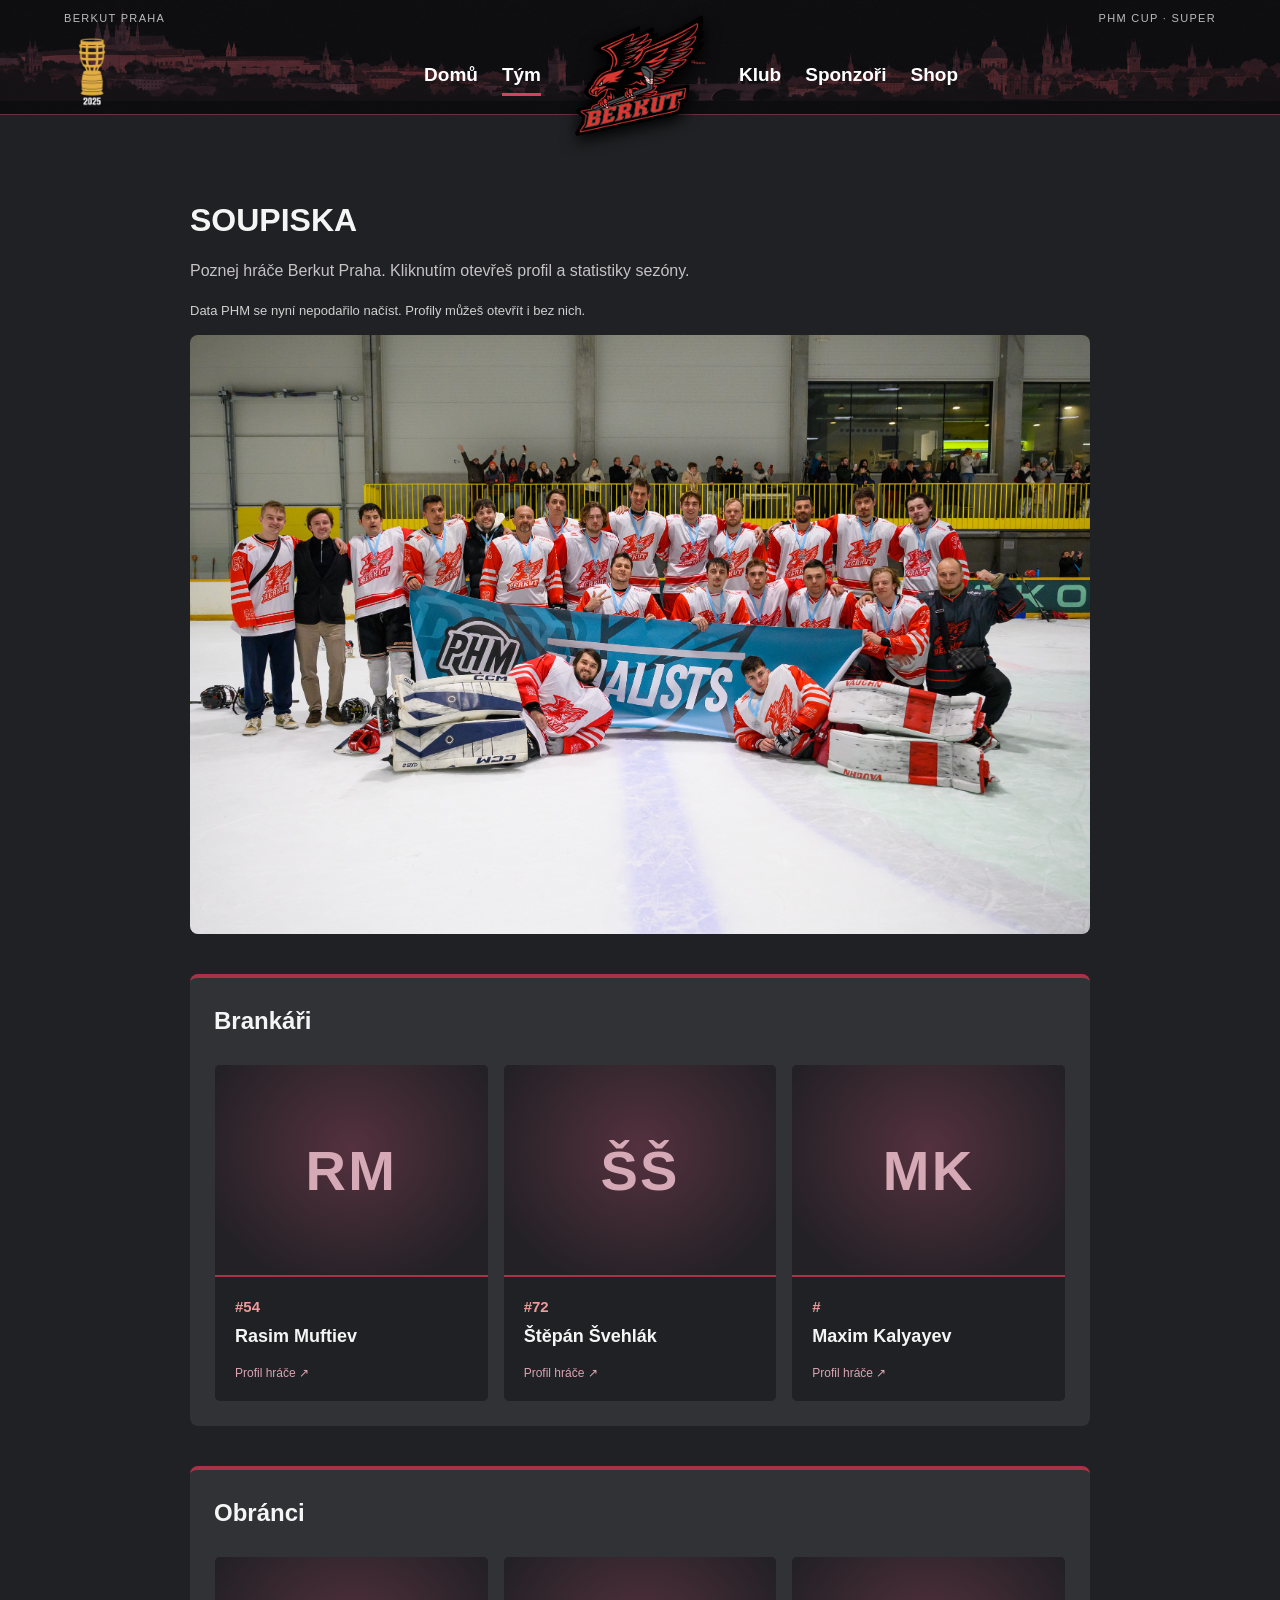
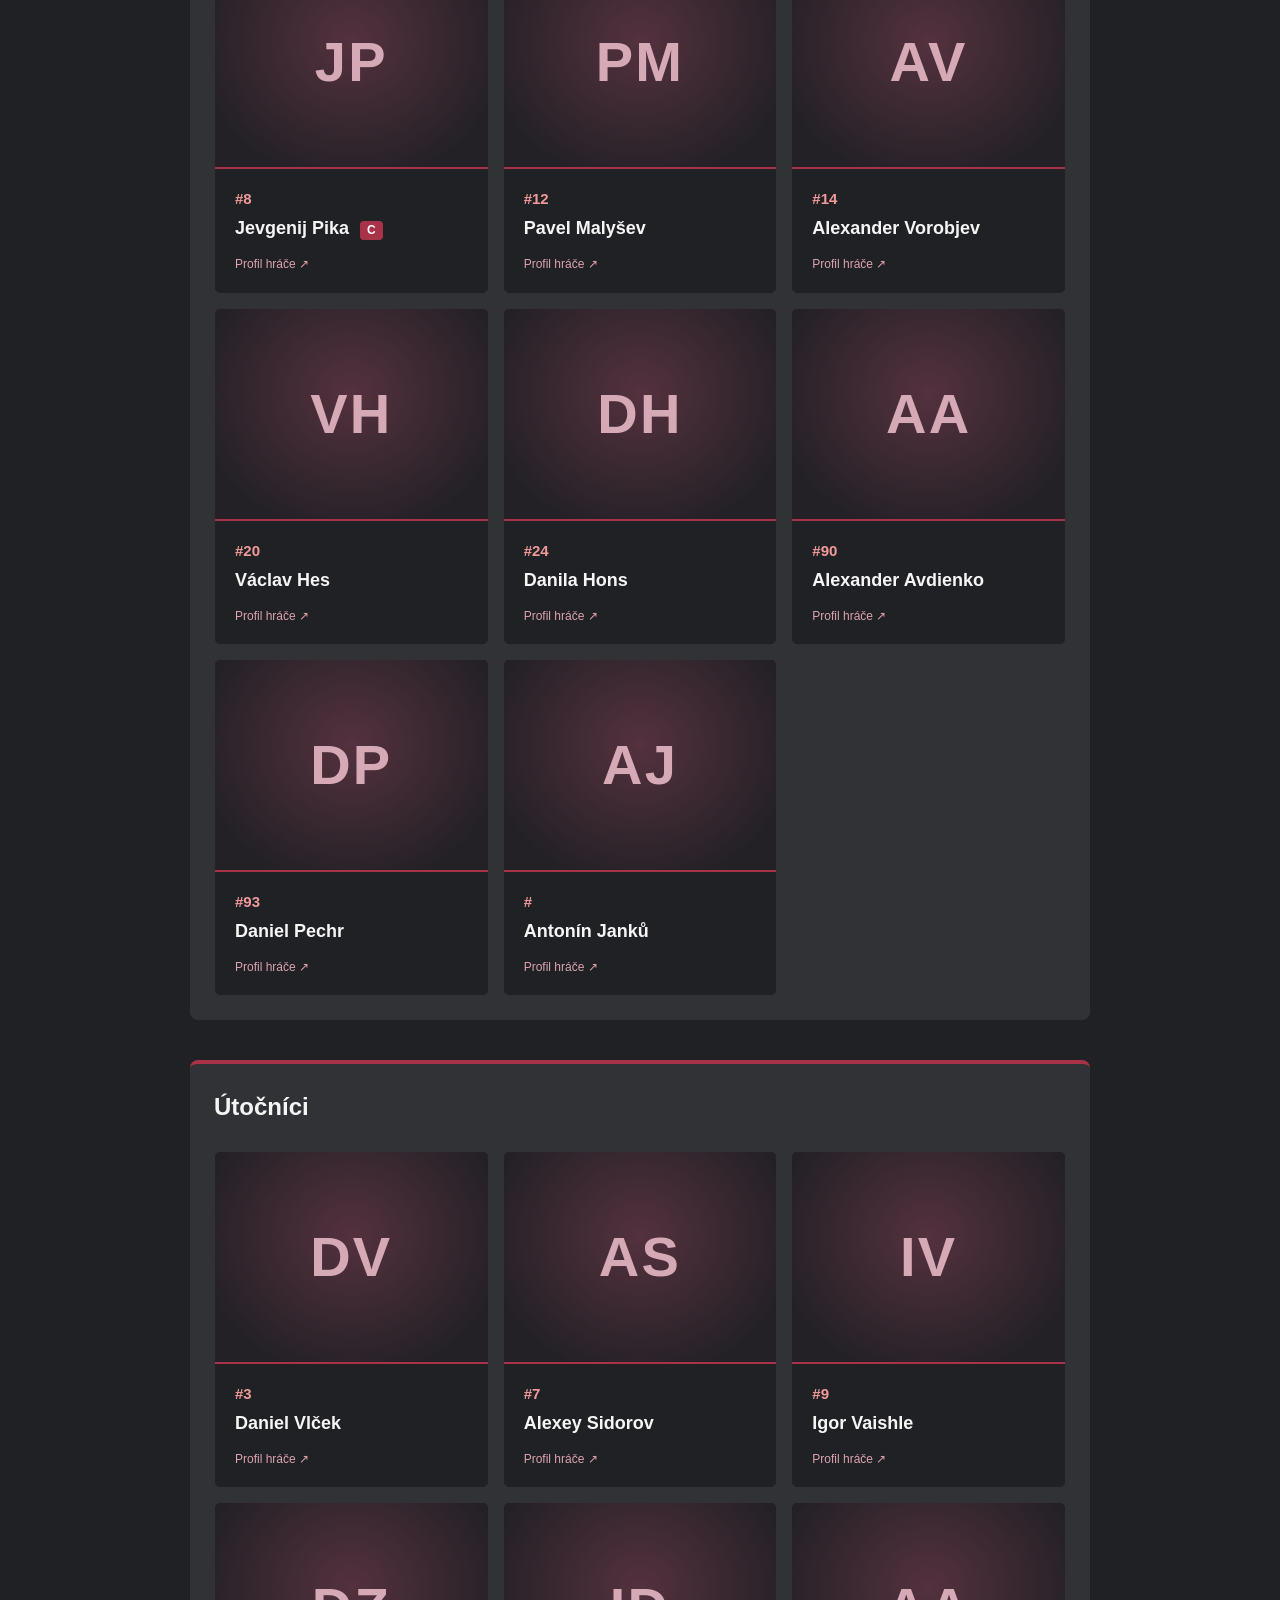
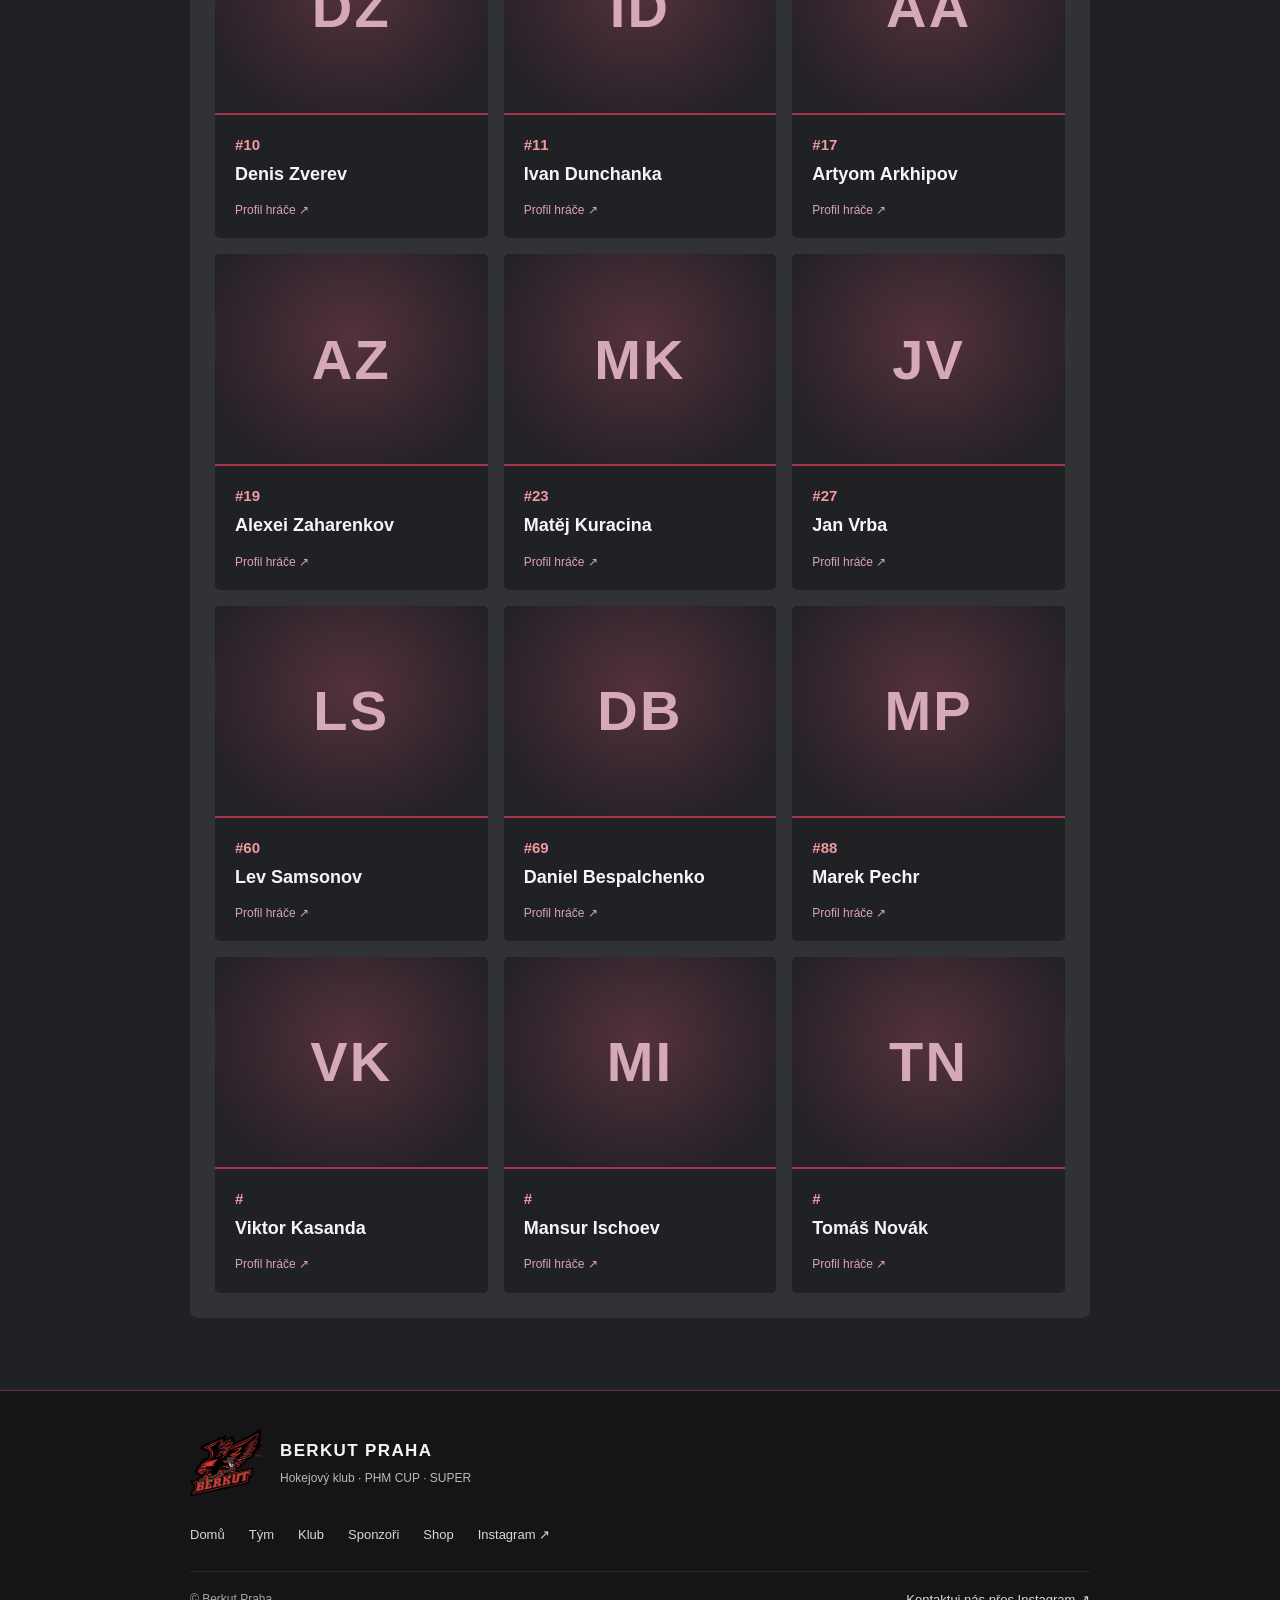
<file: tym.html>
<!DOCTYPE html>
<html lang="cs">
<head>
  <meta charset="UTF-8">
  <meta name="viewport" content="width=device-width, initial-scale=1.0">
  <title>Tým | Berkut Praha</title>
  <link rel="stylesheet" href="style.css">
</head>
<body>

<div id="page-loader" class="page-loader" aria-hidden="true" hidden>
  <div class="loader-emblem">
    <span class="loader-ring loader-ring-outer"></span>
    <span class="loader-ring loader-ring-inner"></span>

    <img
      src="Berkut_logo_black.png"
      alt=""
      width="120"
      height="120"
    >
  </div>
</div>

<script src="loader.js"></script>

<header class="club-header">
  <div class="club-header-top">
    <div class="club-brand">
  <span>BERKUT PRAHA</span>

  <div class="club-achievements">
    <img
      src="Cup_2025.png"
      alt="Vítěz PHM Cupu 2025"
      title="Vítěz PHM Cupu 2025"
      width="56"
      height="84"
    >
  </div>
</div>
    <span>PHM CUP · SUPER</span>
  </div>

  <nav class="club-navigation" aria-label="Hlavní navigace">
    <div class="club-menu club-menu-left">
  <a href="index.html">Domů</a>
      <a href="tym.html" aria-current="page">Tým</a>
</div>

    <a
      href="index.html"
      class="club-logo-link"
      aria-label="Berkut Praha, úvodní stránka">
      <img
        src="Berkut_logo_black.png"
        alt=""
        width="130"
        height="130"
      >
    </a>

    <div class="club-menu club-menu-right">
  <a href="klub.html">Klub</a>
  <a href="sponzori.html">Sponzoři</a>
  <a href="shop.html">Shop</a>
</div>
  </nav>
</header>

<main>

    <h1 class="page-title">Soupiska</h1>
    <p class="roster-intro">Poznej hráče Berkut Praha. Kliknutím otevřeš profil a statistiky sezóny.</p>
    <p id="roster-status" class="roster-status" role="status"></p>

    <img
      src="tym.JPG"
      alt="Společná fotografie týmu Berkut Praha"
      class="team-photo"
    >

    <section>
      <h2>Brankáři</h2>

      <ul class="roster-grid">
  <li data-position="Brankář" data-player-name="Rasim Muftiev" data-player-id="F27A95DA-84C0-47CF-A9CE-6A9E49545615">
    <span class="player-number">#54</span>
    <span>Rasim Muftiev</span>
  </li>
  <li data-position="Brankář" data-player-name="Štěpán Švehlák" data-player-id="1C3D0710-2E8E-11EF-A963-89BF64864C3B">
    <span class="player-number">#72</span>
    <span>Štěpán Švehlák</span>
  </li>
  <li data-position="Brankář" data-player-name="Maxim Kalyayev" data-player-id="2FF95B10-B135-11F1-B381-1D9B42645A41">
    <span class="player-number">#</span>
    <span>Maxim Kalyayev</span>
  </li>
</ul>
    </section>

    <section>
      <h2>Obránci</h2>

      <ul class="roster-grid">
  <li data-position="Obránce" data-player-name="Jevgenij Pika" data-player-id="820F1E80-5652-11EE-89C8-B5972116C434">
    <span class="player-number">#8</span>
    <span>
      Jevgenij Pika
      <span class="captain-badge" title="Kapitán">C</span>
    </span>
  </li>
  <li data-position="Obránce" data-player-name="Pavel Malyšev" data-player-id="45689D7E-167D-4763-AC96-A14E428518AC">
    <span class="player-number">#12</span>
    <span>Pavel Malyšev</span>
  </li>
  <li data-position="Obránce" data-player-name="Alexander Vorobjev">
    <span class="player-number">#14</span>
    <span>Alexander Vorobjev</span>
  </li>
  <li data-position="Obránce" data-player-name="Václav Hes" data-player-id="5FC38D30-A1D2-11EF-95C3-DF22EFD09E81">
    <span class="player-number">#20</span>
    <span>Václav Hes</span>
  </li>
  <li data-position="Obránce" data-player-name="Danila Hons" data-player-id="EC45DCA0-7F40-11EE-960D-91E080BE14E0">
    <span class="player-number">#24</span>
    <span>Danila Hons</span>
  </li>
  <li data-position="Obránce" data-player-name="Alexander Avdienko" data-player-id="12AE0C50-74AB-11EE-AF4C-BD4797E09C8F">
    <span class="player-number">#90</span>
    <span>Alexander Avdienko</span>
  </li>
  <li data-position="Obránce" data-player-name="Daniel Pechr" data-player-id="B05E76B0-895D-11F0-A03E-CF351A4C268C">
    <span class="player-number">#93</span>
    <span>Daniel Pechr</span>
  </li>
  <li data-position="Obránce" data-player-name="Antonín Janků" data-player-id="D9779170-85B6-11F1-BA1B-8979FD172926">
    <span class="player-number">#</span>
    <span>Antonín Janků</span>
  </li>
</ul>
    </section>

    <section>
      <h2>Útočníci</h2>

      <ul class="roster-grid">
  <li data-position="Útočník" data-player-name="Daniel Vlček" data-player-id="D1794E70-895C-11F0-A03E-CF351A4C268C">
    <span class="player-number">#3</span>
    <span>Daniel Vlček</span>
  </li>
  <li data-position="Útočník" data-player-name="Alexey Sidorov" data-player-id="A39C55B8-3805-4558-AD2B-79202B5C74C4">
    <span class="player-number">#7</span>
    <span>Alexey Sidorov</span>
  </li>
  <li data-position="Útočník" data-player-name="Igor Vaishle" data-player-id="CEF0EDA0-517A-11EE-85C4-317217601B2C">
    <span class="player-number">#9</span>
    <span>Igor Vaishle</span>
  </li>
  <li data-position="Útočník" data-player-name="Denis Zverev" data-player-id="F30DA8FD-BC0C-4739-A811-202B38345B06">
    <span class="player-number">#10</span>
    <span>Denis Zverev</span>
  </li>
  <li data-position="Útočník" data-player-name="Ivan Dunchanka" data-player-id="126B329F-B6AB-4E59-868A-548FB15C5D67">
    <span class="player-number">#11</span>
    <span>Ivan Dunchanka</span>
  </li>
  <li data-position="Útočník" data-player-name="Artyom Arkhipov" data-player-id="98A84580-7985-11EE-98F1-FBCE9A08ABA4">
    <span class="player-number">#17</span>
    <span>Artyom Arkhipov</span>
  </li>
  <li data-position="Útočník" data-player-name="Alexei Zaharenkov" data-player-id="9BCA2E80-354C-11EF-9C97-256139AD33F1">
    <span class="player-number">#19</span>
    <span>Alexei Zaharenkov</span>
  </li>
  <li data-position="Útočník" data-player-name="Matěj Kuracina" data-player-id="DA0BA510-648C-11EF-8A7F-3B932AF99033">
    <span class="player-number">#23</span>
    <span>Matěj Kuracina</span>
  </li>
  <li data-position="Útočník" data-player-name="Jan Vrba" data-player-id="3FECB690-88A3-11F0-B6C8-8587139C7349">
    <span class="player-number">#27</span>
    <span>Jan Vrba</span>
  </li>
  <li data-position="Útočník" data-player-name="Lev Samsonov" data-player-id="64C90BE1-7986-11EE-98F1-FBCE9A08ABA4">
    <span class="player-number">#60</span>
    <span>Lev Samsonov</span>
  </li>
  <li data-position="Útočník" data-player-name="Daniel Bespalchenko" data-player-id="A464C760-6C22-11EE-896A-BF05CDB45F2F">
    <span class="player-number">#69</span>
    <span>Daniel Bespalchenko</span>
  </li>
  <li data-position="Útočník" data-player-name="Marek Pechr" data-player-id="50B972A0-895D-11F0-A03E-CF351A4C268C">
    <span class="player-number">#88</span>
    <span>Marek Pechr</span>
  </li>
  <li data-position="Útočník" data-player-name="Viktor Kasanda" data-player-id="65D60010-B5CE-11F1-B20B-43FCAD74E0DB">
    <span class="player-number">#</span>
    <span>Viktor Kasanda</span>
  </li>
  <li data-position="Útočník" data-player-name="Mansur Ischoev" data-player-id="C9F99BC0-2CDA-439F-BC0D-59382B9E32E0">
    <span class="player-number">#</span>
    <span>Mansur Ischoev</span>
  </li>
  <li data-position="Útočník" data-player-name="Tomáš Novák" data-player-id="126FC9E0-A842-11F1-AD56-B347AFCE5B1F">
    <span class="player-number">#</span>
    <span>Tomáš Novák</span>
  </li>
</ul>
    </section>
  </main>

  <footer class="club-footer">
  <div class="footer-inner">
    <div class="footer-brand">
      <img
        src="Berkut_logo_black.png"
        alt=""
        width="72"
        height="72"
      >
      <div>
        <strong>BERKUT PRAHA</strong>
        <p>Hokejový klub · PHM CUP · SUPER</p>
      </div>
    </div>

    <nav class="footer-links" aria-label="Navigace v zápatí">
<a href="index.html">Domů</a>
<a href="tym.html">Tým</a>
<a href="klub.html">Klub</a>
<a href="sponzori.html">Sponzoři</a>
<a href="shop.html">Shop</a>
      <a href="https://www.instagram.com/berkutpraha/"
        target="_blank"
        rel="noopener noreferrer"
      >Instagram ↗</a>
    </nav>

    <div class="footer-bottom">
      <span>© Berkut Praha</span>
      <a
        href="https://www.instagram.com/berkutpraha/"
        target="_blank"
        rel="noopener noreferrer"
      >Kontaktuj nás přes Instagram ↗</a>
    </div>
  </div>
</footer>

<dialog class="player-dialog" id="player-profile" aria-labelledby="profile-name" aria-describedby="profile-status">
  <div class="player-dialog-inner">
    <button class="profile-close" type="button" aria-label="Zavřít profil" autofocus>×</button>
    <div class="profile-portrait" id="profile-portrait"></div>
    <div class="profile-content">
      <p class="profile-eyebrow">BERKUT PRAHA · PHM CUP</p>
      <h2 id="profile-name"></h2>
      <p id="profile-meta" class="profile-meta"></p>
      <h3 class="profile-stats-title">Statistiky sezóny 2026/27</h3>
      <dl class="profile-stats" id="profile-stats">
        <div><dt>Zápasy</dt><dd id="profile-games">–</dd></div>
        <div><dt>Góly</dt><dd id="profile-goals">–</dd></div>
        <div><dt>Asistence</dt><dd id="profile-assists">–</dd></div>
        <div><dt>Body</dt><dd id="profile-points">–</dd></div>
      </dl>
      <p id="profile-status" class="profile-status" role="status"></p>
    </div>
  </div>
</dialog>
<script src="player-profiles.js?v=2" defer></script>
</body>
</html>
</file>
<file: style.css>
body {
	margin: 0;
	padding: 48px 24px;
	background-color: #202124;
	color: #f5f5f5;
	font-family: Arial, sans-serif;
	line-height: 1.6;
}

main {
	max-width: 900px;
	margin: 0 auto;
}

h1 {
	margin: 0;
	font-size: clamp(36px, 8vw, 64px);
	text-transform: uppercase;
}

section {
	margin-top: 40px;
	padding: 24px;
	background-color: #303236;
	border-top: 4px solid #a83248;
	border-radius: 8px;
}

h2 {
	margin-top: 0;
}

p {
	color: #d0d0d0;
}
h3 {
  font-size: 24px;
}

dl {
  display: grid;
  grid-template-columns: 90px 1fr;
  gap: 12px;
}

dt {
  color: #bdbdbd;
}

dd {
  margin: 0;
  font-weight: bold;
}

a {
  color: #ffffff;
  text-decoration-color: #a83248;
  text-underline-offset: 5px;
}

a:hover {
  color: #f09a9a;
}
iframe {
  width: 100%;
  height: 850px;
  border: none;
  background-color: #ffffff;
  border-radius: 8px;
}
#countdown {
  margin-top: 24px;
  padding: 16px;
  background-color: #202124;
  border-left: 4px solid #a83248;
  border-radius: 4px;
  color: #ffffff;
  font-size: 20px;
  font-weight: bold;
  font-variant-numeric: tabular-nums;
}
.schedule-tabs {
  display: flex;
  gap: 12px;
  margin-bottom: 24px;
}

.schedule-tabs button {
  padding: 10px 20px;
  border: 1px solid #777;
  border-radius: 6px;
  background-color: transparent;
  color: #ffffff;
  font: inherit;
  cursor: pointer;
}

.schedule-tabs button[aria-pressed="true"] {
  background-color: #a83248;
  border-color: #a83248;
}

.game-row {
  padding: 20px 0;
  border-bottom: 1px solid #555;
}

.game-row h3 {
  margin: 0 0 8px;
  font-size: 20px;
}

.game-row p {
  margin: 4px 0;
}

.team-header {
  display: flex;
  align-items: center;
  gap: 28px;
}

.team-logo {
  width: 180px;
  height: auto;
  display: block;
}

@media (max-width: 600px) {
  .team-header {
    flex-direction: column;
    text-align: center;
    gap: 16px;
  }

  .team-logo {
    width: 140px;
  }
}

@media (max-width: 600px) {
  #countdown {
    font-size: 16px;
  }
}

.table-scroll {
  max-width: 100%;
  overflow-x: auto;
}

.league-table {
  width: 100%;
  border-collapse: collapse;
  font-variant-numeric: tabular-nums;
}

.league-table th,
.league-table td {
  padding: 12px;
  text-align: center;
  border-bottom: 1px solid #555;
  white-space: nowrap;
}

.league-table th:first-child,
.league-table td:first-child {
  text-align: left;
}

.league-table thead {
  background-color: #202124;
}

.league-table .berkut-row {
  background-color: #542b35;
  font-weight: bold;
}

.table-legend {
  font-size: 13px;
}

#toggle-games {
  margin-top: 20px;
  padding: 12px 20px;
  border: 1px solid #a83248;
  border-radius: 6px;
  background-color: transparent;
  color: #ffffff;
  font: inherit;
  cursor: pointer;
}

#toggle-games:hover {
  background-color: #542b35;
}

.site-nav {
  display: flex;
  flex-wrap: wrap;
  gap: 12px;
  margin: 28px 0;
}

.site-nav a {
  padding: 10px 20px;
  border: 1px solid #777;
  border-radius: 6px;
  text-decoration: none;
}

.site-nav a[aria-current="page"] {
  background-color: #a83248;
  border-color: #a83248;
}

.site-nav a:hover {
  background-color: #542b35;
  color: #ffffff;
}

.page-title {
  margin: 32px 0 20px;
  font-size: 32px;
}

.team-photo {
  display: block;
  width: 100%;
  height: auto;
  border-radius: 8px;
}

.roster-grid {
  display: grid;
  grid-template-columns: repeat(auto-fit, minmax(min(100%, 240px), 1fr));
  gap: 14px;
  padding: 0;
  margin: 24px 0 0;
  list-style: none;
}

.roster-grid li {
  display: flex;
  flex-direction: column;
  gap: 8px;
  padding: 20px;
  background-color: #202124;
  border-radius: 6px;
  overflow-wrap: anywhere;
  font-weight: bold;
}

.player-number {
  color: #f09a9a;
  font-size: 18px;
}

.captain-badge {
  display: inline-block;
  margin-left: 6px;
  padding: 1px 7px;
  background-color: #a83248;
  border-radius: 4px;
  color: #ffffff;
  font-size: 12px;
}

.schedule-tabs {
  flex-wrap: wrap;
}

#players-filter {
  max-width: 100%;
  margin: 8px 0 8px 12px;
  padding: 10px;
  border: 1px solid #777;
  border-radius: 6px;
  background-color: #202124;
  color: #ffffff;
  font: inherit;
}

#more-players {
  margin-top: 20px;
  padding: 12px 20px;
  border: 1px solid #a83248;
  border-radius: 6px;
  background-color: transparent;
  color: #ffffff;
  font: inherit;
  cursor: pointer;
}

#more-players:hover {
  background-color: #542b35;
}

.venue-details {
  display: flex;
  align-items: center;
  flex-wrap: wrap;
  gap: 10px;
}

.map-button {
  padding: 6px 10px;
  border: 1px solid #a83248;
  border-radius: 5px;
  font-size: 13px;
  text-decoration: none;
}

.map-button:hover {
  background-color: #542b35;
  color: #ffffff;
}

/* Three match cards and the expandable full schedule. */
[hidden] {
  display: none !important;
}

.match-highlights {
  display: grid;
  grid-template-columns: repeat(3, minmax(0, 1fr));
  gap: 16px;
}

.match-card {
  display: flex;
  flex-direction: column;
  min-width: 0;
  padding: 20px;
  background: #202124;
  border: 1px solid #555;
  border-top: 3px solid #a83248;
  border-radius: 8px;
  overflow-wrap: anywhere;
}

.match-card-result {
  background: #442630;
  border-color: #864354;
}

.match-card .match-card-label {
  margin: 0 0 14px;
  color: #f09a9a;
  font-size: 14px;
  text-transform: uppercase;
  letter-spacing: 0.04em;
}

.match-card-date {
  margin: 0 0 18px;
  font-size: 14px;
  font-variant-numeric: tabular-nums;
}

.match-card-teams p {
  margin: 0 0 10px;
  color: #ffffff;
  font-weight: bold;
  font-size: 19px;
  line-height: 1.4;
}

.match-card-teams .match-card-berkut {
  color: #ffb6b6;
}

.match-card-score {
  margin: 8px 0;
  color: #ffffff;
  font-size: 36px;
  font-weight: bold;
  line-height: 1.2;
  font-variant-numeric: tabular-nums;
}

.match-card-venue {
  margin: 12px 0 20px;
  font-size: 14px;
}

.match-card-link {
  margin-top: auto;
  font-size: 14px;
}

.calendar-toggle {
  display: block;
  margin-left: auto;
}

#full-schedule {
  margin-top: 28px;
  padding-top: 24px;
  border-top: 1px solid #666;
}

button:focus-visible, a:focus-visible {
  outline: 3px solid #ffb6c6;
  outline-offset: 4px;
}

@media (max-width: 700px) {
  .match-highlights {
    grid-template-columns: 1fr;
  }

  .match-card {
    padding: 18px;
  }

  .calendar-toggle {
    width: 100%;
  }
}


/* Featured next-game block. */
.visually-hidden, #countdown.visually-hidden {
  position: absolute;
  width: 1px;
  height: 1px;
  padding: 0;
  margin: -1px;
  overflow: hidden;
  clip-path: inset(50%);
  white-space: nowrap;
  border: 0;
}
.next-game-hero {
  position: relative;
  isolation: isolate;
  overflow: hidden;
  padding: 32px;
  background: linear-gradient(125deg, #522230, #2a252b 60%, #202124);
  border: 1px solid #70414e;
  border-top: 4px solid #ce415e;
}
.next-game-hero::before {
  content: "";
  position: absolute;
  inset: 0;
  z-index: -1;
  background: url("Berkut_logo_black.png") 100% 50% / 65% auto no-repeat;
  opacity: 0.06;
  pointer-events: none;
}
.hero-topline { display: flex; justify-content: space-between; align-items: baseline; gap: 12px; flex-wrap: wrap; }
.hero-topline h2 { margin: 0; }
.hero-league { font-size: 12px; letter-spacing: 0.12em; color: #f4baba; }
.hero-matchup { display: grid; grid-template-columns: minmax(0, 1fr) 50px minmax(0, 1fr); align-items: center; gap: 16px; margin: 32px 0 24px; }
.hero-team { min-width: 0; text-align: center; }
.hero-side { color: #e5baba; text-transform: uppercase; font-size: 11px; letter-spacing: 0.14em; }
.hero-logo-frame { height: 130px; display: flex; justify-content: center; align-items: center; margin: 12px 0; }
.hero-logo-frame img { width: 130px; height: 130px; object-fit: contain; }
.hero-monogram { display: grid; place-items: center; width: 104px; height: 104px; border: 1px solid #ae6b7d; border-radius: 50%; font-weight: bold; font-size: 30px; background: #31242b; color: #f7dce3; }
.hero-team h3 { margin: 0; font-size: clamp(18px, 2.6vw, 26px); line-height: 1.35; overflow-wrap: anywhere; }
.hero-vs { text-align: center; font-weight: bold; font-size: 24px; color: #f09a9a; }
.hero-game-details { text-align: center; margin: 24px 0; }
.hero-kickoff { display: flex; justify-content: center; gap: 20px; flex-wrap: wrap; font-size: clamp(23px, 4vw, 34px); font-weight: bold; font-variant-numeric: tabular-nums; }
.hero-kickoff #next-time { color: #a40808; }
.hero-game-details p { margin: 8px 0 0; }
.hero-countdown { display: grid; grid-template-columns: repeat(4, minmax(0, 1fr)); gap: 12px; max-width: 520px; margin: 28px auto; }
.hero-countdown > div { padding: 14px 4px; border: 1px solid #70414e; border-radius: 8px; background: #201d23; text-align: center; }
.hero-countdown strong { display: block; font-size: clamp(24px, 4vw, 38px); line-height: 1.2; font-variant-numeric: tabular-nums; }
.hero-countdown span { display: block; margin-top: 6px; font-size: 11px; color: #dcbac4; }
.hero-actions { display: flex; flex-wrap: wrap; justify-content: center; gap: 12px; }
.hero-action { box-sizing: border-box; display: inline-flex; justify-content: center; align-items: center; min-height: 44px; padding: 11px 18px; border: 1px solid #ad6b7e; border-radius: 6px; background: #30232c; color: white; font: inherit; font-size: 14px; text-decoration: none; cursor: pointer; text-align: center; }
.hero-action-primary { background: #a83248; border-color: #ce415e; }
.hero-action:hover { color: white; background: #753348; }
.hero-league-link { display: block; width: fit-content; margin: 22px auto 0; font-size: 13px; color: #dfbbc5; }
#hero-message { text-align: center; }
@media (max-width: 600px) {
  .next-game-hero { padding: 22px 16px; }
  .hero-matchup { grid-template-columns: minmax(0, 1fr) 28px minmax(0, 1fr); gap: 8px; }
  .hero-logo-frame { height: 90px; }
  .hero-logo-frame img { width: 90px; height: 90px; }
  .hero-monogram { width: 76px; height: 76px; font-size: 24px; }
  .hero-team h3 { font-size: 17px; }
  .hero-vs { font-size: 18px; }
  .hero-countdown { gap: 6px; }
  .hero-actions { flex-direction: column; }
  .hero-action { width: 100%; }
}

.page-loader {
  position: fixed;
  inset: 0;
  z-index: 9999;
  display: grid;
  place-items: center;
  background-color: #202124;
  opacity: 1;
  transition: opacity 350ms ease;
}

.page-loader[hidden] {
  display: none;
}

.page-loader.is-leaving {
  opacity: 0;
  pointer-events: none;
}

.loader-emblem {
  position: relative;
  display: grid;
  place-items: center;
  width: 220px;
  height: 220px;
}

.loader-emblem img {
  position: relative;
  width: 120px;
  height: 120px;
  object-fit: contain;
}

.loader-ring {
  position: absolute;
  border-radius: 50%;
  border: 2px solid transparent;
}

.loader-ring-outer {
  inset: 0;
  border-top-color: #d34360;
  border-bottom-color: #a83248;
  animation: loader-spin 1.6s linear infinite;
}

.loader-ring-inner {
  inset: 18px;
  border-left-color: #ef9aaf;
  border-right-color: #713344;
  animation: loader-spin 1.1s linear infinite reverse;
}

@keyframes loader-spin {
  to {
    transform: rotate(360deg);
  }
}

@media (prefers-reduced-motion: reduce) {
  .loader-ring {
    animation: none;
  }

  .page-loader {
    transition: none;
  }
}

/* Full-width club header. */
body {
  padding: 0;
}

main {
  box-sizing: border-box;
  width: 100%;
  max-width: 948px;
  padding: 48px 24px;
  margin: 0 auto;
}

.club-header {
  position: sticky;
  top: 0;
  z-index: 100;
  background-color: #080808;
  border-bottom: 1px solid #68313f;
}

.club-header-top {
  box-sizing: border-box;
  display: flex;
  justify-content: space-between;
  gap: 16px;
  max-width: 1200px;
  margin: 0 auto;
  padding: 10px 24px;
  color: #bcbcbc;
  font-size: 11px;
  letter-spacing: 0.12em;
}

.club-navigation {
  position: relative;
  display: grid;
  grid-template-columns: minmax(0, 1fr) 150px minmax(0, 1fr);
  align-items: center;
  min-height: 76px;
  max-width: 1200px;
  margin: 0 auto;
}

.club-menu {
  display: flex;
  align-items: center;
  flex-wrap: wrap;
  gap: 8px 24px;
  padding: 12px 24px;
}

.club-menu-left {
  justify-content: flex-end;
}

.club-menu-right {
  justify-content: flex-start;
}

.club-menu a {
  position: relative;
  display: inline-block;
  padding: 10px 0;
  color: #ffffff;
  font-size: 19px;
  font-weight: bold;
  line-height: 1.3;
  text-decoration: none;
}

.club-menu a::after {
  content: "";
  position: absolute;
  right: 0;
  bottom: 2px;
  left: 0;
  height: 3px;
  background-color: #d34360;
  transform: scaleX(0);
  transition: transform 180ms ease;
}

.club-menu a:hover::after,
.club-menu a[aria-current="page"]::after {
  transform: scaleX(1);
}

.club-menu a:hover {
  color: #f09aaa;
}

.club-logo-link {
  position: absolute;
  bottom: -22px;
  left: 50%;
  display: grid;
  place-items: center;
  width: 140px;
  height: 140px;
  transform: translateX(-50%);
}

.club-logo-link img {
  display: block;
  width: 130px;
  height: 130px;
  object-fit: contain;
  filter: drop-shadow(0 5px 8px #000000);
  transition: transform 180ms ease;
}

.club-logo-link:hover img {
  transform: scale(1.04);
}

@media (max-width: 600px) {
  main {
    padding: 36px 16px;
  }

  .club-header-top {
    padding: 8px 16px;
    font-size: 9px;
  }

  .club-navigation {
    grid-template-columns: minmax(0, 1fr) 100px minmax(0, 1fr);
    min-height: 68px;
  }

  .club-menu {
    gap: 8px 12px;
    padding: 10px 16px;
  }

  .club-menu a {
    font-size: 16px;
  }

  .club-logo-link {
    bottom: -15px;
    width: 100px;
    height: 100px;
  }

  .club-logo-link img {
    width: 95px;
    height: 95px;
  }
}

@media (prefers-reduced-motion: reduce) {
  .club-menu a::after,
  .club-logo-link img {
    transition: none;
  }
}

.club-menu-left {
  grid-column: 1;
  grid-row: 1;
}

.club-menu-right {
  grid-column: 3;
  grid-row: 1;
}

.club-logo-link {
  grid-column: 2;
  grid-row: 1;
  z-index: 2;
}

.club-logo-link {
  position: relative;
  grid-column: 2;
  grid-row: 1;
  justify-self: center;

  left: auto;
  bottom: auto;
  transform: none;

  display: flex;
  align-items: center;
  justify-content: center;

  width: 140px;
  height: 76px;
  z-index: 2;
}

@media (max-width: 600px) {
  .club-logo-link {
    width: 100px;
    height: 68px;
  }
}

/* Append to the end of your existing style.css. */
.team-form {
  width: 100%;
  margin-top: 10px;
  text-align: center;
}
.team-form-badges {
  display: flex;
  flex-wrap: nowrap;
  justify-content: center;
  gap: 5px;
}
.team-form .team-form-badge {
  box-sizing: border-box;
  display: inline-flex;
  align-items: center;
  justify-content: center;
  flex: 0 0 26px;
  width: 26px;
  min-width: 0;
  height: 26px;
  margin: 0;
  padding: 0;
  border: 1px solid transparent;
  border-radius: 5px;
  font-family: inherit;
  font-size: 12px;
  font-weight: 700;
  line-height: 1;
  color: #fff;
  box-shadow: none;
  cursor: pointer;
  transform: none;
}
.team-form .team-form-v { background: #286146; border-color: #4d9470; }
.team-form .team-form-p { background: #803443; border-color: #b96273; }
.team-form .team-form-r { background: #51545c; border-color: #81848d; }
.team-form .team-form-empty {
  background: transparent;
  color: #bcb3b6;
  border: 1px dashed #a48c9466;
  cursor: default;
}
.team-form button:hover { filter: brightness(1.2); }
.team-form button:focus-visible,
.team-form button[aria-expanded="true"] { outline: 2px solid #fff; outline-offset: 2px; }
.team-form-caption { margin-top: 6px; font-size: 10px; line-height: 1.4; color: #d5c9cd; }
.team-form-detail {
  max-width: 260px;
  margin: 8px auto 0;
  padding: 7px 9px;
  border: 1px solid #ffffff26;
  border-radius: 5px;
  background: #161216;
  color: #fff;
  font-size: 11px;
  font-weight: 400;
  line-height: 1.5;
  overflow-wrap: anywhere;
}
.team-form-detail[hidden] { display: none; }
@media (max-width: 600px) {
  .team-form-badges { gap: 4px; }
  .team-form .team-form-badge { flex-basis: 21px; width: 21px; height: 23px; font-size: 11px; }
}

/* Player profiles. Scoped so the homepage retains its existing layout. */
.roster-intro { margin: -8px 0 18px; max-width: 620px; color: #c6c2c5; }
.roster-status { font-size: 13px; }
.roster-status:empty { display: none; }
.roster-grid li.has-player-profile { display: block; padding: 0; overflow: hidden; border: 1px solid #ffffff14; }
.player-card-button {
  display: block; width: 100%; height: 100%; padding: 0; border: 0; border-radius: 6px;
  background: #202124; color: #f5f5f5; font: inherit; text-align: left; cursor: pointer;
}
.player-card-portrait, .profile-portrait {
  position: relative; display: grid; place-items: center; overflow: hidden;
  background: radial-gradient(ellipse at 50% 40%, #54313e, #242126 80%);
}
.player-card-portrait { height: 210px; border-bottom: 2px solid #a83248; }
.player-card-portrait img, .profile-portrait img { display: block; width: 100%; height: 100%; object-fit: cover; object-position: center 25%; }
.player-initials { display: grid; place-items: center; width: 100%; height: 100%; color: #d6a9b6; font-size: 56px; font-weight: 700; letter-spacing: .04em; }
.player-card-info { display: flex; flex-direction: column; gap: 5px; padding: 18px 20px; }
.player-card-info > .player-number { font-size: 15px; }
.player-card-info > span:not(.player-number):not(.player-card-action) { font-size: 18px; line-height: 1.4; }
.player-card-action { margin-top: 9px; color: #dca3b1; font-size: 12px; font-weight: 400; }
.player-card-button:hover { background: #30252b; }
.player-card-button:focus-visible { outline-offset: -4px; }
body.player-profile-open { overflow: hidden; }
.player-dialog {
  box-sizing: border-box; width: min(790px, calc(100% - 32px)); max-height: calc(100dvh - 32px);
  padding: 0; border: 1px solid #734352; border-radius: 12px; background: #242327;
  color: #f5f5f5; overflow: auto; overscroll-behavior: contain;
}
.player-dialog::backdrop { background: #000b; backdrop-filter: blur(5px); }
.player-dialog-inner { position: relative; display: grid; grid-template-columns: minmax(0, .8fr) minmax(0, 1.2fr); }
.profile-close {
  position: absolute; top: 12px; right: 12px; z-index: 1; display: grid; place-items: center;
  width: 44px; height: 44px; padding: 0; border: 1px solid #ffffff40; border-radius: 50%;
  background: #19171deb; color: #fff; font: 28px/1 Arial, sans-serif; cursor: pointer;
}
.profile-close:hover { background: #773246; }
.profile-portrait { min-height: 390px; }
.profile-portrait .player-initials { font-size: 76px; }
.profile-content { min-width: 0; padding: 64px 30px 30px; }
.profile-eyebrow { margin: 0 0 12px; color: #e1a0b1; font-size: 10px; font-weight: bold; letter-spacing: .14em; }
.player-dialog #profile-name { margin: 0; font-size: clamp(26px, 4vw, 36px); line-height: 1.15; overflow-wrap: anywhere; }
.profile-meta { margin: 16px 0 28px; color: #d3c5ca; font-size: 14px; }
.profile-stats-title { margin: 0 0 12px; font-size: 14px; font-weight: 400; color: #d2c5cb; }
.profile-stats { display: grid; grid-template-columns: repeat(4, minmax(0, 1fr)); gap: 7px; margin: 0; }
.profile-stats > div { display: flex; flex-direction: column-reverse; align-items: center; gap: 5px; padding: 14px 3px; background: #18181c; border: 1px solid #ffffff16; border-radius: 6px; }
.profile-stats dt { font-size: 10px; color: #c8bbc0; }
.profile-stats dd { margin: 0; font-size: 26px; line-height: 1.2; font-weight: bold; font-variant-numeric: tabular-nums; }
.profile-status { margin: 16px 0 0; font-size: 11px; line-height: 1.6; color: #b9adb2; }
@media (max-width: 600px) {
  .roster-grid { grid-template-columns: repeat(2, minmax(0, 1fr)); gap: 10px; }
  .roster-grid li.has-player-profile { min-width: 0; }
  .player-card-portrait { height: 155px; }
  .player-card-info { padding: 12px; }
  .player-card-info > span:not(.player-number):not(.player-card-action) { font-size: 15px; }
  .player-initials { font-size: 40px; }
  .player-dialog { width: calc(100% - 24px); max-height: calc(100dvh - 24px); }
  .player-dialog-inner { grid-template-columns: 1fr; }
  .profile-portrait { height: 235px; min-height: 0; }
  .profile-portrait img { object-fit: contain; }
  .profile-content { padding: 24px 20px; }
  .profile-meta { margin-bottom: 20px; }
}
@media (max-width: 350px) { .roster-grid { grid-template-columns: 1fr; } }


.club-brand {
  position: relative;
}

.club-achievements {
  position: absolute;
  top: calc(100% + 2px);
  left: 0;
  display: flex;
  align-items: center;
  gap: 8px;
}

.club-achievements img {
  display: block;
  width: 56px;
  height: 84px;
  object-fit: contain;
}

@media (max-width: 600px) {
  .club-achievements img {
    width: 44px;
    height: 66px;
  }
}

.club-header {
  background-color: #101014;
  background-image:
    linear-gradient(
      rgba(8, 8, 8, 0.25),
      rgba(8, 8, 8, 0.4)
    ),
    url("prague-header.png");
  background-repeat: no-repeat;
  background-position: center;
  background-size: 100% 100%;
}

.club-header {
  background-size: cover;
  background-position: center 55%;
}

@media (min-width: 768px) {
  .club-header {
    background-color: #101014;

    background-image:
      linear-gradient(
        rgba(8, 8, 8, 0.15),
        rgba(8, 8, 8, 0.3)
      ),
      url("prague-header-desktop.png");

    background-size:
      100% 100%,
      min(100vw, 1600px) auto;

    background-position:
      center,
      center 49%;

    background-repeat: no-repeat;
  }
}

#data-status:empty {
  display: none;
}

/* Compact next-game layout on desktop. */
@media (min-width: 768px) {
  .next-game-hero {
    padding: 24px 28px;
  }

  .hero-matchup {
    margin: 20px 0 16px;
  }

  .hero-logo-frame {
    height: 105px;
    margin: 8px 0;
  }

  .hero-logo-frame img {
    width: 105px;
    height: 105px;
  }

  .hero-game-details {
    margin: 16px 0;
  }

  .hero-countdown {
    margin: 18px auto;
  }

  .hero-countdown > div {
    padding: 10px 4px;
  }

  .hero-countdown strong {
    font-size: 30px;
  }

  .hero-league-link {
    margin-top: 14px;
  }
}

.team-form {
  position: relative;
}

.team-form-detail {
  position: absolute;
  top: 100%;
  left: 50%;
  transform: translateX(-50%);

  box-sizing: border-box;
  width: max-content;
  max-width: 100%;
  margin: 8px 0 0;
  z-index: 10;
}

.team-form-detail {
  top: auto;
  bottom: calc(100% + 8px);
  margin: 0;
}

.team-form-detail {
  top: calc(100% + 8px);
  bottom: auto;
  margin: 0;
}

.next-game-hero .hero-game-details {
  margin-top: 64px;
}

@media (max-width: 600px) {
  .next-game-hero .hero-game-details {
    margin-top: 90px;
  }
}

.club-footer {
  margin-top: 24px;
  background: #151518;
  border-top: 1px solid #68313f;
}

.footer-inner {
  box-sizing: border-box;
  max-width: 948px;
  margin: 0 auto;
  padding: 36px 24px 20px;
}

.footer-brand {
  display: flex;
  align-items: center;
  gap: 18px;
}

.footer-brand img {
  width: 72px;
  height: 72px;
  object-fit: contain;
}

.footer-brand strong {
  font-size: 17px;
  letter-spacing: 0.08em;
}

.footer-brand p {
  margin: 5px 0 0;
  color: #bdb6ba;
  font-size: 12px;
}

.footer-links {
  display: flex;
  flex-wrap: wrap;
  gap: 24px;
  margin: 26px 0;
}

.club-footer a {
  color: #ddd5d9;
  font-size: 13px;
  text-decoration: none;
}

.club-footer a:hover {
  color: #f09aaa;
  text-decoration: underline;
}

.footer-bottom {
  display: flex;
  justify-content: space-between;
  flex-wrap: wrap;
  gap: 12px;
  padding-top: 18px;
  border-top: 1px solid #ffffff14;
  color: #aaa2a7;
  font-size: 12px;
}

@media (max-width: 600px) {
  .footer-inner {
    padding: 28px 16px 20px;
  }

  .footer-bottom {
    flex-direction: column;
  }
}

/* Club page and three-link navigation. */
.club-page { min-height: 65vh; }
.club-placeholder {
  display: flex;
  flex-direction: column;
  align-items: center;
  justify-content: center;
  gap: 24px;
  min-height: 250px;
  padding: 40px 24px;
  text-align: center;
  background: linear-gradient(135deg, #33272e, #242327);
}
.club-placeholder img { display: block; width: 140px; height: 140px; object-fit: contain; }
.club-placeholder p { margin: 0; color: #d0c5cb; }
@media (max-width: 600px) {
  .club-menu-left {
    flex-direction: column;
    align-items: flex-end;
    gap: 0;
    padding-top: 6px;
    padding-bottom: 6px;
  }
  .club-menu-left a { padding: 4px 0; font-size: 14px; line-height: 1.4; }
  .club-placeholder { min-height: 220px; padding: 32px 16px; }
}

@media (max-width: 600px) {
  .club-menu-right {
    flex-direction: column;
    align-items: flex-start;
    gap: 0;
  }

  .club-menu-right a {
    padding: 5px 0;
  }
}
</file>
<file: klub-history.css>
/* Styles used only by klub.html. */
.club-history-page { padding-top: 64px; }
.club-history-page *, .history-lightbox * { box-sizing: border-box; }
.club-history-page [id] { scroll-margin-top: 145px; }
.history-intro { padding: 0 0 32px; }
.history-eyebrow { margin: 0 0 12px; color: #e8a4b6; font-size: 11px; font-weight: 700; letter-spacing: .15em; text-transform: uppercase; }
.history-intro h1 { font-size: clamp(36px, 5.8vw, 60px); line-height: 1.1; letter-spacing: -.035em; text-transform: none; }
.history-intro h1 span { color: #e5a6b7; }
.history-lead { max-width: 630px; margin: 22px 0 24px; color: #d0c7cd; font-size: 16px; line-height: 1.8; }
.history-jump-links { display: flex; flex-wrap: wrap; gap: 8px; }
.history-jump-links a { display: inline-flex; align-items: center; min-height: 42px; padding: 8px 14px; border: 1px solid #79505e; border-radius: 5px; color: #f3eaf0; font-size: 13px; text-decoration: none; }
.history-jump-links a:hover { background: #52303c; }
.history-cover, .history-photo { min-width: 0; margin: 0; overflow: hidden; border: 1px solid #ffffff1a; border-radius: 8px; background: #25242a; }
.history-photo-link { position: relative; display: block; background: #141417; }
.history-photo-link img { display: block; width: 100%; height: auto; }
.history-photo-link:focus-visible { outline-offset: -4px; }
.history-enlarge { position: absolute; right: 12px; bottom: 12px; padding: 5px 9px; border-radius: 4px; background: #111d; color: #fff; font-size: 11px; }
.history-cover figcaption, .history-photo figcaption { display: flex; flex-direction: column; align-items: flex-start; gap: 5px; padding: 18px 20px; }
.history-photo-year { color: #eba8bb; font-size: 12px; font-weight: 700; letter-spacing: .06em; }
.history-cover figcaption strong, .history-photo figcaption strong { font-size: 17px; line-height: 1.4; }
.history-cover figcaption p, .history-photo figcaption p { margin: 0; color: #c5bbc1; font-size: 13px; line-height: 1.6; }
.club-history-page .history-section { margin-top: 56px; padding: 0; background: none; border: 0; border-radius: 0; }
.history-section h2 { margin: 0 0 26px; font-size: clamp(26px, 4vw, 34px); line-height: 1.2; letter-spacing: -.025em; }
.history-timeline { margin: 0; padding: 0; list-style: none; }
.history-timeline li { position: relative; display: grid; grid-template-columns: 145px minmax(0, 1fr); gap: 24px; padding: 22px 0 26px 20px; border-left: 2px solid #754351; }
.history-timeline li::before { content: ''; position: absolute; left: -6px; top: 29px; width: 10px; height: 10px; border-radius: 50%; background: #db6685; box-shadow: 0 0 0 5px #202124; }
.history-year { color: #edafbf; font-size: 17px; font-weight: 700; line-height: 1.4; }
.history-timeline h3 { margin: 0 0 7px; font-size: 20px; line-height: 1.35; }
.history-timeline p { max-width: 580px; margin: 0; color: #c8bfc5; font-size: 14px; line-height: 1.75; }
.history-international { margin-top: 28px; padding: 24px; border-radius: 8px; background: #2c252c; border: 1px solid #65404e; }
.history-international h3 { margin: 0 0 10px; font-size: 21px; }
.history-international p { margin: 0 0 10px; color: #d0c5cc; font-size: 14px; line-height: 1.8; }
.history-international p:last-child { margin-bottom: 0; }
.history-honours { display: grid; grid-template-columns: repeat(2, minmax(0, 1fr)); gap: 14px; }
.history-honour { padding: 24px; border-radius: 8px; border: 1px solid #ffffff1a; background: #29282d; }
.history-honour-gold { grid-column: 1 / -1; background: linear-gradient(120deg, #442e31, #29262c); border-color: #a5834c; }
.history-honour-label { color: #e3a9bb; font-size: 11px; font-weight: bold; letter-spacing: .12em; }
.history-honour-gold .history-honour-label { color: #ecd39b; }
.history-honour h3 { margin: 8px 0; font-size: 22px; line-height: 1.25; }
.history-honour p { margin: 0; color: #cdc1c8; font-size: 13px; line-height: 1.7; }
.history-gallery-help { margin: -14px 0 24px; color: #b9aeb5; font-size: 13px; }
.history-gallery { display: grid; grid-template-columns: repeat(2, minmax(0, 1fr)); gap: 20px; }
.history-gallery .history-photo-link { aspect-ratio: 4 / 3; }
.history-gallery img { width: 100%; height: 100%; object-fit: contain; }
.history-logos { display: grid; grid-template-columns: repeat(2, minmax(0, 1fr)); gap: 20px; }
.history-logos figure { margin: 0; }
.history-logo-frame { display: grid; place-items: center; aspect-ratio: 4 / 3; border: 1px solid #ffffff1a; border-radius: 8px; background: #17171b; overflow: hidden; }
.history-logo-original { background: #fff; }
.history-logo-frame img { width: 75%; height: 90%; object-fit: contain; }
.history-logos figcaption { margin-top: 10px; color: #d3c7cf; font-size: 13px; text-align: center; }
body.history-photo-open { overflow: hidden; }
.history-lightbox { box-sizing: border-box; width: min(1200px, calc(100% - 24px)); max-height: calc(100dvh - 24px); padding: 0; border: 1px solid #805065; border-radius: 10px; background: #161519; color: #fff; overflow: auto; overscroll-behavior: contain; }
.history-lightbox::backdrop { background: #000e; }
.history-lightbox-inner { position: relative; padding: 14px; }
.history-lightbox #history-lightbox-image { display: block; width: 100%; height: min(68dvh, 800px); object-fit: contain; background: #0d0d10; }
.history-lightbox button { display: grid; place-items: center; min-width: 44px; min-height: 44px; padding: 8px; border: 1px solid #8d6677; border-radius: 5px; background: #30222b; color: #fff; font: inherit; font-size: 22px; cursor: pointer; }
.history-lightbox .history-lightbox-close { position: absolute; top: 22px; right: 22px; z-index: 1; border-radius: 50%; background: #17141beb; }
.history-lightbox-footer { display: grid; grid-template-columns: 44px minmax(0, 1fr) 44px; align-items: center; gap: 16px; margin-top: 14px; }
.history-lightbox-footer p { margin: 0; color: #e6dce3; font-size: 13px; line-height: 1.5; text-align: center; overflow-wrap: anywhere; }
.history-photo-counter { margin: 8px 0 0; color: #bdaab5; font-size: 11px; text-align: center; }
@media (max-width: 600px) {
  .club-history-page { padding-top: 46px; }
  .history-lead { font-size: 14px; line-height: 1.75; }
  .history-intro { padding-bottom: 24px; }
  .history-jump-links { gap: 6px; }
  .history-jump-links a { padding: 8px 10px; font-size: 12px; }
  .club-history-page .history-section { margin-top: 40px; }
  .history-timeline li { grid-template-columns: 1fr; gap: 7px; padding: 18px 0 22px 20px; }
  .history-timeline li::before { top: 24px; }
  .history-year { font-size: 14px; }
  .history-timeline h3 { font-size: 19px; }
  .history-honours, .history-gallery { grid-template-columns: 1fr; }
  .history-honour { padding: 20px; }
  .history-cover figcaption, .history-photo figcaption { padding: 16px; }
  .history-logos { gap: 12px; }
  .history-logos figcaption { font-size: 12px; }
  .history-lightbox-inner { padding: 8px; }
  .history-lightbox-footer { gap: 8px; }
  .history-lightbox-footer p { font-size: 12px; }
}
</file>
